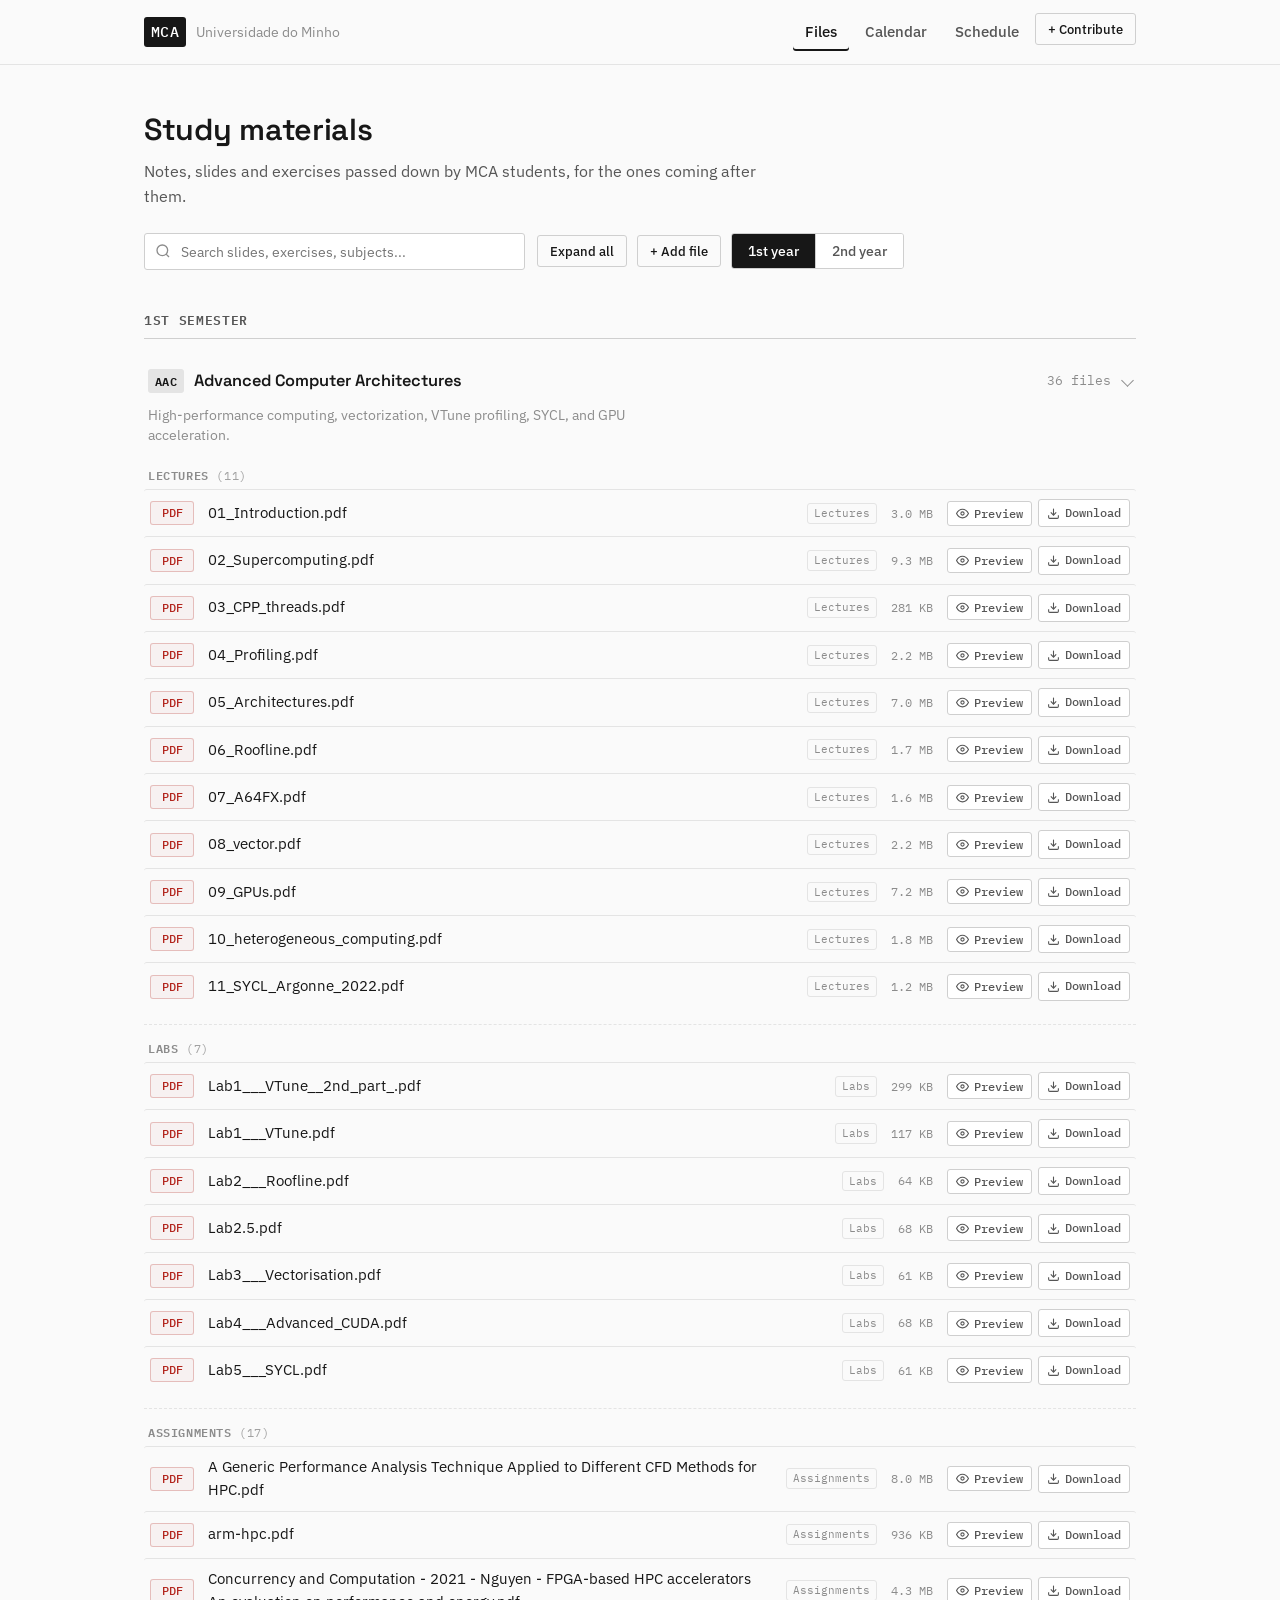
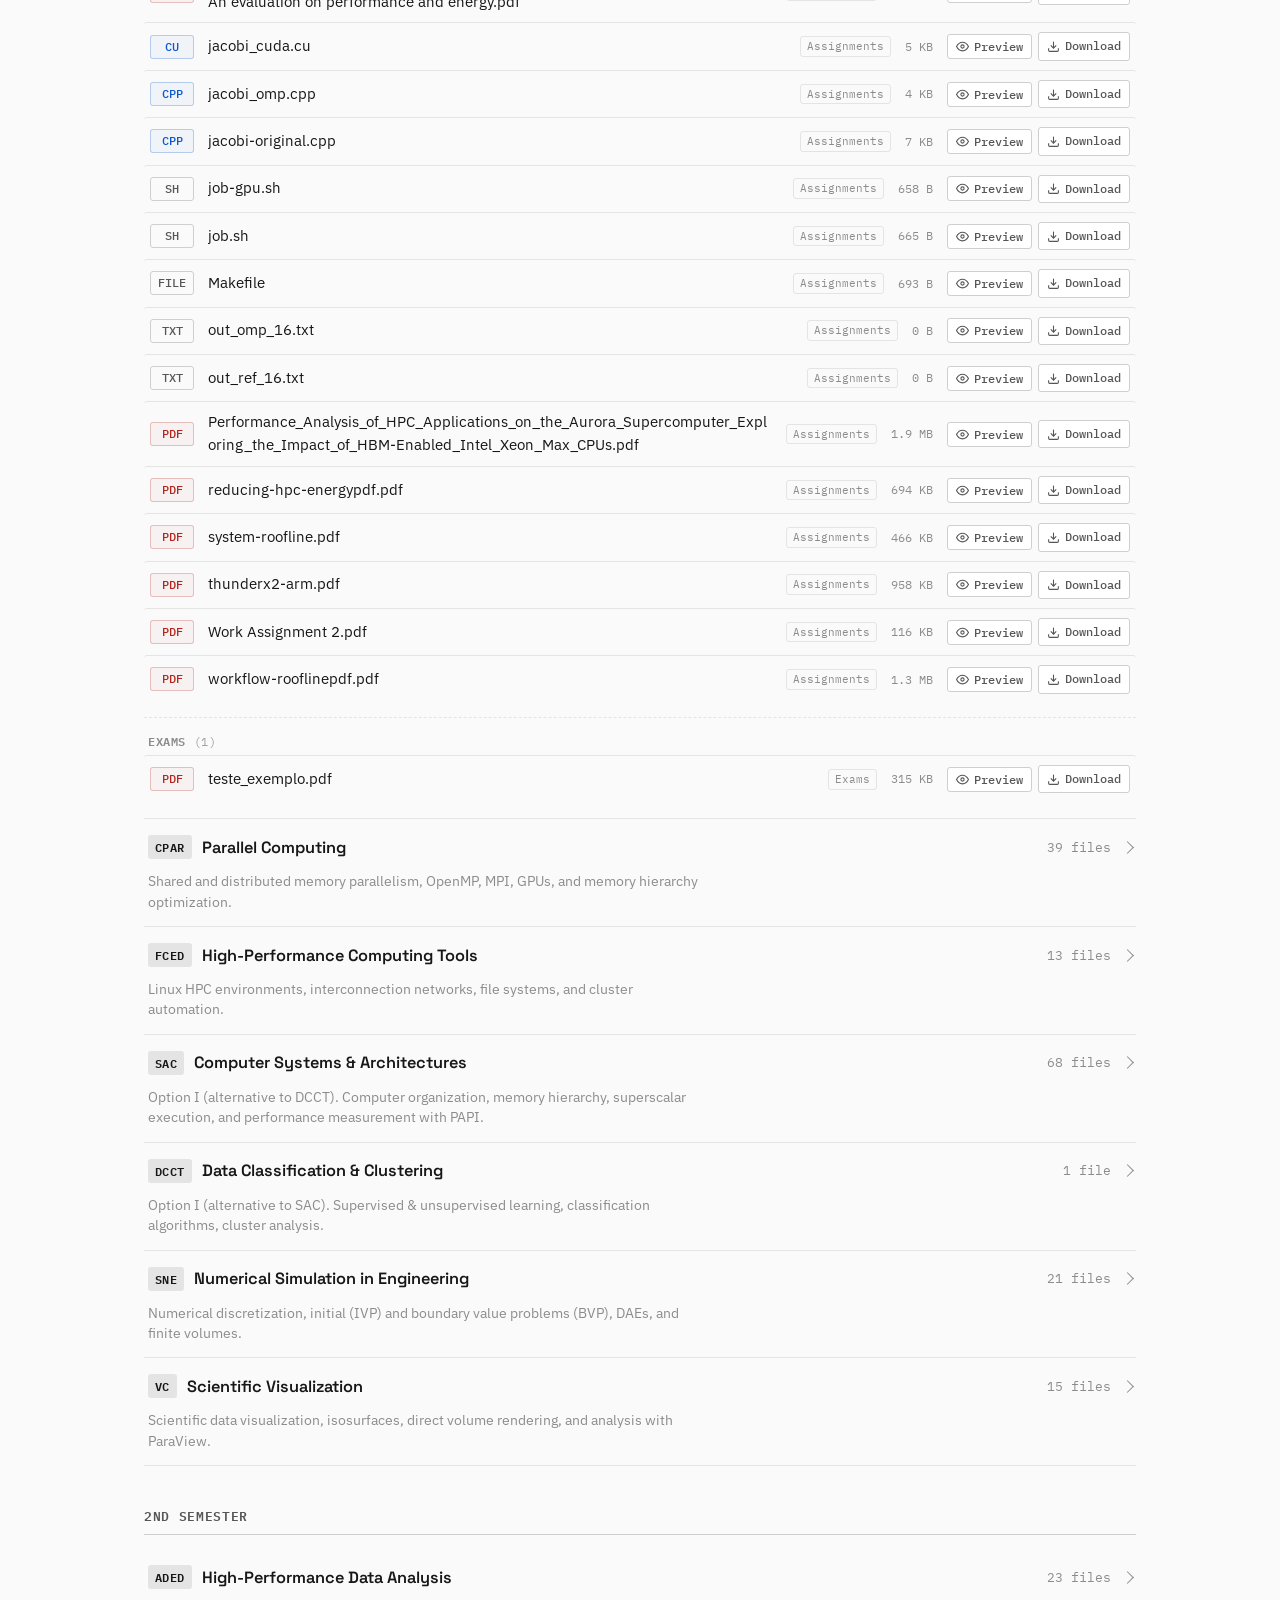
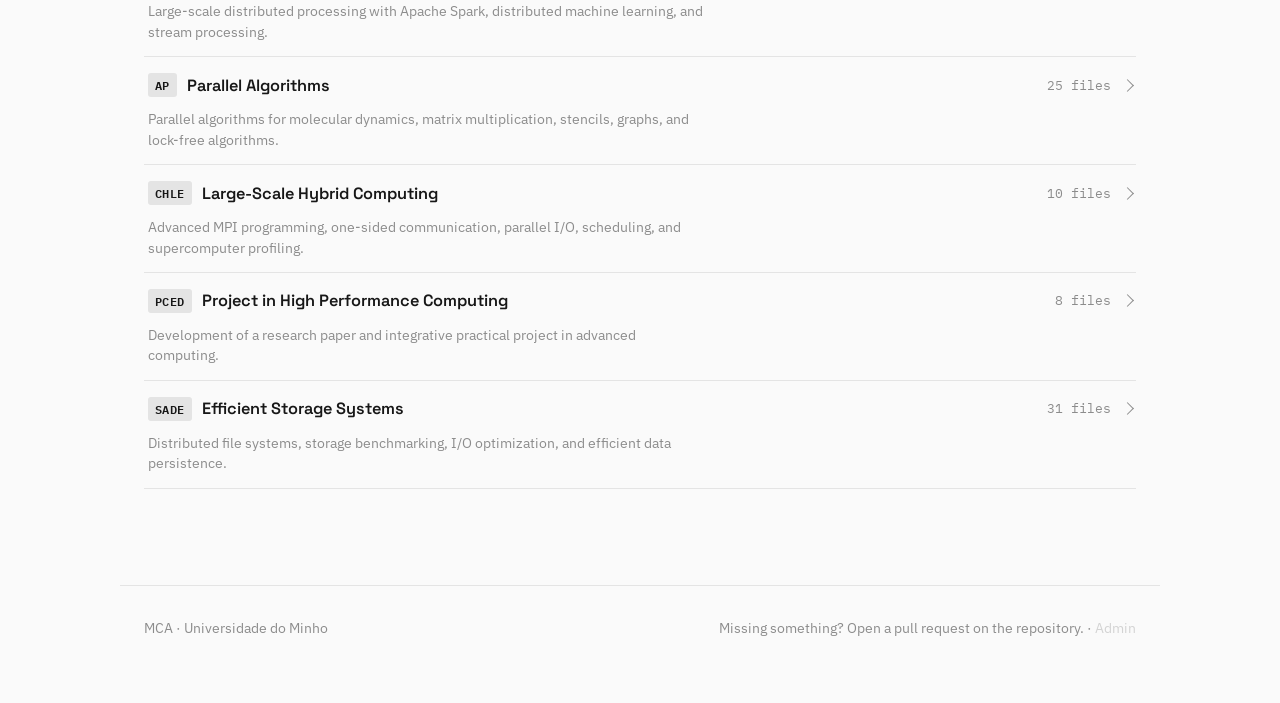
<file: index.html>
<!doctype html>
<html lang="en">
<head>
<meta charset="utf-8">
<meta name="viewport" content="width=device-width, initial-scale=1">
<title>Files · MCA</title>
<meta name="description" content="Shared study materials for the MCA programme at Universidade do Minho.">
<link rel="icon" type="image/svg+xml" href="assets/favicon.svg">
<link rel="stylesheet" href="assets/style.css">
</head>
<body>

<header class="topbar">
  <div class="topbar-inner">
    <a class="brand" href="index.html">
      <span class="brand-mark">MCA</span>
      <span class="brand-name">Universidade do Minho</span>
    </a>
    <nav aria-label="Primary">
      <ul class="nav-links">
        <li><a href="index.html">Files</a></li>
        <li><a href="calendar.html">Calendar</a></li>
        <li><a href="schedule.html">Schedule</a></li>
        <li><button type="button" class="btn btn-secondary btn-sm nav-contribute-btn" data-open-contribute="file">+ Contribute</button></li>
      </ul>
    </nav>
  </div>
</header>

<main>
  <div class="page-head">
    <div class="page-head-row">
      <div>
        <h1>Study materials</h1>
        <p>Notes, slides and exercises passed down by MCA students, for the ones coming after them.</p>
      </div>
    </div>

    <div class="files-controls">
      <div class="search-box">
        <svg class="search-icon" viewBox="0 0 24 24" width="16" height="16" fill="none" stroke="currentColor" stroke-width="2" aria-hidden="true">
          <circle cx="11" cy="11" r="8"></circle>
          <line x1="21" y1="21" x2="16.65" y2="16.65"></line>
        </svg>
        <input type="search" id="file-search-input" placeholder="Search slides, exercises, subjects..." aria-label="Search study materials">
        <button type="button" id="clear-search-btn" class="clear-search-btn" aria-label="Clear search" style="display:none;">✕</button>
      </div>
      <div class="controls-actions">
        <button type="button" class="btn btn-secondary btn-sm" id="toggle-all-btn">Expand all</button>
        <button type="button" class="btn btn-secondary btn-sm" data-open-contribute="file">+ Add file</button>
        <div class="year-switch" data-year-switch role="group" aria-label="Select year">
          <button type="button" data-year="1" aria-pressed="true">1st year</button>
          <button type="button" data-year="2" aria-pressed="false">2nd year</button>
        </div>
      </div>
    </div>
    <div id="search-status" class="search-status" style="display:none;"></div>
  </div>

  <div id="files-root"></div>
</main>

<footer class="site-footer">
  <span>MCA · Universidade do Minho</span>
  <span>Missing something? Open a pull request on the repository. · <a href="admin.html" style="color:inherit; text-decoration:none; opacity:0.35;" title="Admin Dashboard">Admin</a></span>
</footer>

<script src="assets/data/site-data.js"></script>
<script src="assets/main.js"></script>
</body>
</html>
</file>
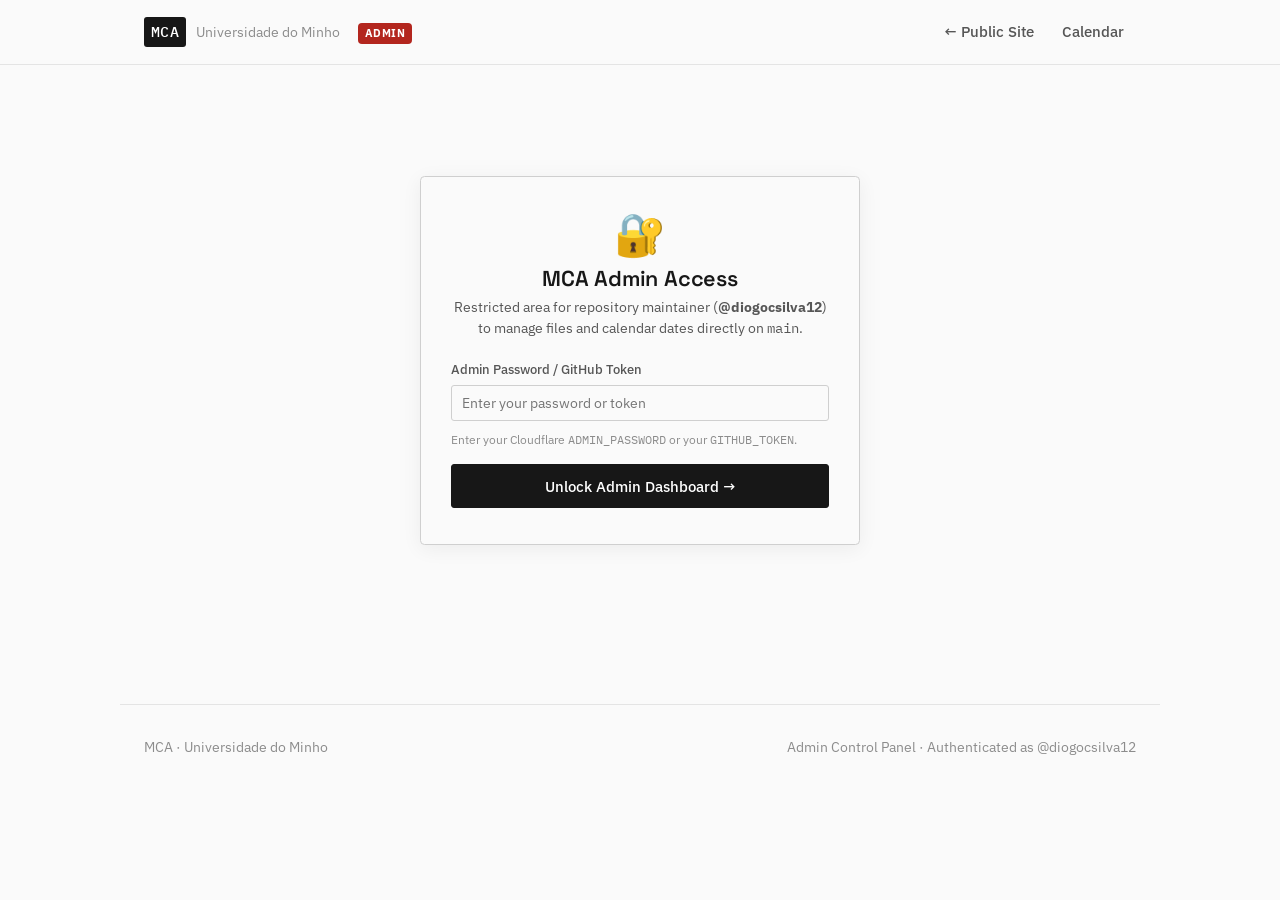
<file: admin.html>
<!doctype html>
<html lang="en">
<head>
<meta charset="utf-8">
<meta name="viewport" content="width=device-width, initial-scale=1">
<title>Admin Dashboard · MCA</title>
<meta name="robots" content="noindex, nofollow">
<link rel="icon" type="image/svg+xml" href="assets/favicon.svg">
<link rel="stylesheet" href="assets/style.css">
</head>
<body>

<header class="topbar">
  <div class="topbar-inner">
    <a class="brand" href="index.html">
      <span class="brand-mark">MCA</span>
      <span class="brand-name">Universidade do Minho</span>
      <span class="admin-badge">Admin</span>
    </a>
    <nav aria-label="Admin Navigation">
      <ul class="nav-links">
        <li><a href="index.html">← Public Site</a></li>
        <li><a href="calendar.html">Calendar</a></li>
        <li id="nav-logout-item" style="display:none;">
          <button type="button" id="btn-logout" class="btn btn-secondary btn-sm">Log Out</button>
        </li>
      </ul>
    </nav>
  </div>
</header>

<main>
  <!-- 1. Login View -->
  <div id="admin-login-view" class="admin-login-wrapper">
    <div class="admin-login-card">
      <div class="admin-login-icon">🔐</div>
      <h2>MCA Admin Access</h2>
      <p>Restricted area for repository maintainer (<strong>@diogocsilva12</strong>) to manage files and calendar dates directly on <code>main</code>.</p>

      <form id="admin-login-form">
        <div class="form-group" style="text-align:left; margin-bottom:14px;">
          <label for="admin-key-input">Admin Password / GitHub Token</label>
          <input type="password" id="admin-key-input" placeholder="Enter your password or token" required autocomplete="current-password">
          <div style="font-size:0.75rem; color:var(--ink-faint); margin-top:4px;">
            Enter your Cloudflare <code>ADMIN_PASSWORD</code> or your <code>GITHUB_TOKEN</code>.
          </div>
        </div>

        <div id="login-error-msg" style="display:none; color:#b3261e; font-size:0.82rem; margin-bottom:12px; font-weight:500;"></div>

        <button type="submit" id="btn-login-submit" class="btn btn-primary" style="width:100%; justify-content:center;">
          Unlock Admin Dashboard &rarr;
        </button>
      </form>
    </div>
  </div>

  <!-- 2. Dashboard View -->
  <div id="admin-app-view" class="admin-dashboard-container" style="display:none;">
    <div class="admin-header-row">
      <div>
        <h1 style="font-size:1.6rem; margin:0 0 4px;">Maintainer Control Panel</h1>
        <p style="margin:0; font-size:0.88rem; color:var(--ink-soft);">
          Direct management of files and calendar entries. All actions commit directly to <code>main</code>.
        </p>
      </div>
      <div class="admin-status-indicator">
        <span class="admin-status-dot"></span>
        <span>Worker Connected: <strong id="admin-worker-host">Cloudflare</strong></span>
      </div>
    </div>

    <!-- Navigation Tabs -->
    <div class="admin-tab-bar" role="tablist">
      <button type="button" class="admin-tab-btn active" id="tab-btn-files" data-tab="files">
        📁 File Manager (Upload &amp; Delete)
      </button>
      <button type="button" class="admin-tab-btn" id="tab-btn-calendar" data-tab="calendar">
        📅 Academic Calendar (Edit Dates)
      </button>
    </div>

    <!-- TAB 1: File Manager -->
    <div id="pane-files" class="admin-tab-pane">
      <div class="admin-card">
        <div class="admin-card-title">
          <span>Target Directory Selector</span>
        </div>
        <div class="form-row">
          <div class="form-group">
            <label for="admin-year">Curricular Year</label>
            <select id="admin-year">
              <option value="1-ano">1st Year</option>
              <option value="2-ano">2nd Year</option>
            </select>
          </div>
          <div class="form-group">
            <label for="admin-sem">Semester</label>
            <select id="admin-sem"></select>
          </div>
        </div>
        <div class="form-row">
          <div class="form-group">
            <label for="admin-uc">Course Unit</label>
            <select id="admin-uc"></select>
          </div>
          <div class="form-group">
            <label for="admin-cat">Material Category</label>
            <select id="admin-cat">
              <option value="teoricas">Lectures (teoricas)</option>
              <option value="praticas">Labs (praticas)</option>
              <option value="trabalho">Assignments (trabalho)</option>
              <option value="exames">Exams (exames)</option>
              <option value="books">Books &amp; References (books)</option>
            </select>
          </div>
        </div>

        <div class="target-folder-box" style="margin-bottom:0;">
          <span class="folder-label">Active repository directory:</span>
          <code id="admin-active-path">files/1-ano/1-semestre/aac/teoricas/</code>
        </div>
      </div>

      <!-- Upload Section -->
      <div class="admin-card">
        <div class="admin-card-title">
          <span>Upload Files or Folders (Direct to <code>main</code>)</span>
        </div>

        <div id="admin-dropzone" class="dropzone-area">
          <div class="dropzone-icon">
            <svg width="36" height="36" viewBox="0 0 24 24" fill="none" stroke="currentColor" stroke-width="1.75" stroke-linecap="round" stroke-linejoin="round">
              <path d="M21 15v4a2 2 0 0 1-2 2H5a2 2 0 0 1-2-2v-4"/>
              <polyline points="17 8 12 3 7 8"/>
              <line x1="12" y1="3" x2="12" y2="15"/>
            </svg>
          </div>
          <div class="dropzone-title">Drag &amp; drop files/folders here, or <span class="dropzone-browse">browse from computer</span></div>
          <div class="dropzone-hint">Supports single/multiple files, folders, code, notebooks, and PDFs</div>
          <input type="file" id="admin-file-picker" multiple style="display:none;">
        </div>

        <!-- Staged files -->
        <div id="admin-staged-box" class="staged-files-container" style="display:none;">
          <div class="staged-files-header">
            <span id="admin-staged-count">0 files selected</span>
            <button type="button" id="admin-clear-staged" class="staged-file-remove" style="font-size:0.75rem; text-decoration:underline;">Clear all</button>
          </div>
          <div id="admin-staged-list" class="staged-files-list"></div>
        </div>

        <div style="display:flex; justify-content:flex-end; gap:10px; margin-top:14px;">
          <button type="button" id="btn-admin-upload" class="btn btn-primary" disabled>
            🚀 Commit &amp; Upload to Main
          </button>
        </div>
        <div id="admin-upload-status" style="display:none; font-family:var(--font-mono); font-size:0.82rem; margin-top:10px; color:var(--ink-soft);"></div>
      </div>

      <!-- Existing Files List -->
      <div class="admin-card">
        <div class="admin-card-title">
          <span>Files in this Category on <code>main</code></span>
          <span id="admin-file-count-badge" class="badge" style="font-size:0.75rem;">0 files</span>
        </div>
        <div id="admin-files-list" class="admin-files-table">
          <div style="padding:14px; text-align:center; color:var(--ink-faint); font-size:0.86rem;">
            No files found in this category.
          </div>
        </div>
      </div>
    </div>

    <!-- TAB 2: Calendar Manager -->
    <div id="pane-calendar" class="admin-tab-pane" style="display:none;">
      <!-- Add Event Card -->
      <div class="admin-card">
        <div class="admin-card-title">
          <span>➕ Add New Academic Calendar Event</span>
        </div>
        <div class="form-row">
          <div class="form-group">
            <label for="new-event-date">Date *</label>
            <input type="date" id="new-event-date" required>
          </div>
          <div class="form-group">
            <label for="new-event-type">Event Type</label>
            <select id="new-event-type">
              <option value="exams">Exam / Test</option>
              <option value="presentation">Presentation / Defense</option>
              <option value="deadline">Assignment Deadline</option>
              <option value="semester">Semester Milestone</option>
            </select>
          </div>
        </div>
        <div class="form-group">
          <label for="new-event-label">Event Description / Course *</label>
          <input type="text" id="new-event-label" placeholder="e.g. CPAR Normal Exam or AAC Project Presentation">
        </div>
        <div style="display:flex; justify-content:flex-end;">
          <button type="button" id="btn-add-event-row" class="btn btn-secondary">
            ➕ Add to Calendar List
          </button>
        </div>
      </div>

      <!-- Calendar Table Card -->
      <div class="admin-card">
        <div class="admin-card-title">
          <span>Active Events in <code>calendar.dates</code></span>
          <span id="admin-event-count" class="badge" style="font-size:0.75rem;">0 events</span>
        </div>
        <p style="font-size:0.82rem; color:var(--ink-soft); margin:0 0 14px;">
          You can edit dates, labels, and types directly below. When finished, click <strong>"Save &amp; Commit to Main"</strong>.
        </p>

        <div style="overflow-x:auto;">
          <table class="admin-calendar-table">
            <thead>
              <tr>
                <th style="width:160px;">Date (YYYY-MM-DD)</th>
                <th>Event Description / Label</th>
                <th style="width:160px;">Type Tag</th>
                <th style="width:70px; text-align:center;">Action</th>
              </tr>
            </thead>
            <tbody id="admin-calendar-tbody"></tbody>
          </table>
        </div>

        <div style="display:flex; justify-content:space-between; align-items:center; margin-top:20px; flex-wrap:wrap; gap:12px;">
          <span id="calendar-save-status" style="font-family:var(--font-mono); font-size:0.82rem; color:var(--ink-soft);"></span>
          <button type="button" id="btn-save-calendar-main" class="btn btn-primary">
            💾 Save All Calendar Changes to Main 🚀
          </button>
        </div>
      </div>
    </div>
  </div>
</main>

<footer class="site-footer">
  <span>MCA · Universidade do Minho</span>
  <span>Admin Control Panel · Authenticated as @diogocsilva12</span>
</footer>

<!-- Toast notification element -->
<div id="admin-toast" class="admin-toast" style="display:none;"></div>

<script src="assets/data/site-data.js"></script>
<script>
// ---------------------------------------------------------------------
// Admin Dashboard Controller
// ---------------------------------------------------------------------

const UC_MAPPING = {
  "1-ano": {
    "1-semestre": [
      { code: "aac", name: "AAC — Advanced Computer Architectures" },
      { code: "cpar", name: "CPAR — Parallel Computing" },
      { code: "fced", name: "FCED — High-Performance Computing Tools" },
      { code: "sac", name: "SAC — Computer Systems & Architectures (Option I)" },
      { code: "dcct", name: "DCCT — Data Classification & Clustering (Option I)" },
      { code: "sne", name: "SNE — Numerical Simulation in Engineering" },
      { code: "vc", name: "VC — Scientific Visualization" },
    ],
    "2-semestre": [
      { code: "aded", name: "ADED — High-Performance Data Analysis" },
      { code: "ap", name: "AP — Parallel Algorithms" },
      { code: "chle", name: "CHLE — Large-Scale Hybrid Computing" },
      { code: "pced", name: "PCED — Project in High Performance Computing" },
      { code: "sade", name: "SADE — Efficient Storage Systems" },
    ],
  },
  "2-ano": {
    "1-semestre": [
      { code: "nic", name: "NIC — Nature Inspired Computation (Option II/III)" },
      { code: "ds", name: "DS — Data Security (Option II/III)" },
      { code: "ccas", name: "CCAS — Cloud Computing Applications & Services (Option II/III)" },
      { code: "hphci", name: "HPHCI — High Performance Hybrid Computing Infrastructures (Option II/III)" },
      { code: "odac", name: "ODAC — Orchestration of Distributed Advanced Computing (Option II/III)" },
      { code: "bsb", name: "BSB — Bioinformatics & Systems Biology (Option IV)" },
      { code: "cr", name: "CR — Computational Rheology (Option IV)" },
      { code: "dml", name: "DML — Data and Machine Learning (Option IV)" },
      { code: "diss", name: "DISS — Dissertation / Project / Internship (Part I)" },
    ],
    "2-semestre": [
      { code: "diss", name: "DISS — Dissertation / Project / Internship (Part II)" },
    ],
  },
};

const CATEGORY_MAP = {
  teoricas: "Lectures",
  praticas: "Labs",
  trabalho: "Assignments",
  exames: "Exams",
  books: "Books & References",
};

let currentAdminKey = sessionStorage.getItem("mca_admin_key") || "";
let calendarDates = [];
let adminStagedFiles = [];

function getApiUrl() {
  const cfg = (window.SITE_DATA && window.SITE_DATA.config) || {};
  return (cfg.submissionApiUrl || "").replace(/\/+$/, "");
}

function showToast(msg, duration = 3500) {
  const toast = document.getElementById("admin-toast");
  toast.textContent = msg;
  toast.style.display = "flex";
  setTimeout(() => {
    toast.style.display = "none";
  }, duration);
}

function formatSize(bytes) {
  if (bytes < 1024) return bytes + " B";
  if (bytes < 1024 * 1024) return (bytes / 1024).toFixed(0) + " KB";
  return (bytes / (1024 * 1024)).toFixed(1) + " MB";
}

function readFileAsBase64(file) {
  return new Promise((resolve, reject) => {
    const reader = new FileReader();
    reader.onload = () => {
      const res = reader.result;
      resolve(typeof res === "string" ? res.split(",")[1] : "");
    };
    reader.onerror = reject;
    reader.readAsDataURL(file);
  });
}

// ---------------------------------------------------------------------
// Auth & Verification
// ---------------------------------------------------------------------

async function verifyKey(key) {
  const apiUrl = getApiUrl();
  if (!apiUrl) throw new Error("Worker URL is not configured in site-data.js.");

  const res = await fetch(`${apiUrl}/admin/verify`, {
    method: "POST",
    headers: {
      "Content-Type": "application/json",
      "Authorization": `Bearer ${key}`,
    },
  });

  const data = await res.json().catch(() => ({}));
  if (!res.ok || !data.success) {
    throw new Error(data.error || `HTTP ${res.status}: Unauthorized`);
  }
  return true;
}

const loginView = document.getElementById("admin-login-view");
const appView = document.getElementById("admin-app-view");
const navLogoutItem = document.getElementById("nav-logout-item");
const loginForm = document.getElementById("admin-login-form");
const keyInput = document.getElementById("admin-key-input");
const loginErrorMsg = document.getElementById("login-error-msg");

async function checkAuthOnLoad() {
  if (currentAdminKey) {
    try {
      await verifyKey(currentAdminKey);
      initDashboard();
      return;
    } catch (e) {
      sessionStorage.removeItem("mca_admin_key");
      currentAdminKey = "";
    }
  }
  loginView.style.display = "flex";
  appView.style.display = "none";
  navLogoutItem.style.display = "none";
}

loginForm.addEventListener("submit", async (e) => {
  e.preventDefault();
  const key = keyInput.value.trim();
  if (!key) return;

  loginErrorMsg.style.display = "none";
  const btn = document.getElementById("btn-login-submit");
  btn.disabled = true;
  btn.textContent = "Verifying...";

  try {
    await verifyKey(key);
    currentAdminKey = key;
    sessionStorage.setItem("mca_admin_key", key);
    initDashboard();
  } catch (err) {
    loginErrorMsg.textContent = err.message || "Invalid admin password or token.";
    loginErrorMsg.style.display = "block";
  } finally {
    btn.disabled = false;
    btn.textContent = "Unlock Admin Dashboard →";
  }
});

document.getElementById("btn-logout").addEventListener("click", () => {
  sessionStorage.removeItem("mca_admin_key");
  currentAdminKey = "";
  location.reload();
});

// ---------------------------------------------------------------------
// Dashboard Initialization
// ---------------------------------------------------------------------

function initDashboard() {
  loginView.style.display = "none";
  appView.style.display = "block";
  navLogoutItem.style.display = "block";

  const apiUrl = getApiUrl();
  try {
    const u = new URL(apiUrl);
    document.getElementById("admin-worker-host").textContent = u.hostname;
  } catch (e) {
    document.getElementById("admin-worker-host").textContent = apiUrl || "Local";
  }

  initTabSwitching();
  initFileControls();
  initCalendarControls();
}

// ---------------------------------------------------------------------
// Tabs
// ---------------------------------------------------------------------

function initTabSwitching() {
  const tabBtnFiles = document.getElementById("tab-btn-files");
  const tabBtnCalendar = document.getElementById("tab-btn-calendar");
  const paneFiles = document.getElementById("pane-files");
  const paneCalendar = document.getElementById("pane-calendar");

  tabBtnFiles.addEventListener("click", () => {
    tabBtnFiles.classList.add("active");
    tabBtnCalendar.classList.remove("active");
    paneFiles.style.display = "block";
    paneCalendar.style.display = "none";
  });

  tabBtnCalendar.addEventListener("click", () => {
    tabBtnCalendar.classList.add("active");
    tabBtnFiles.classList.remove("active");
    paneFiles.style.display = "none";
    paneCalendar.style.display = "block";
  });
}

// ---------------------------------------------------------------------
// File Manager Controls
// ---------------------------------------------------------------------

const yearSelect = document.getElementById("admin-year");
const semSelect = document.getElementById("admin-sem");
const ucSelect = document.getElementById("admin-uc");
const catSelect = document.getElementById("admin-cat");
const pathEl = document.getElementById("admin-active-path");
const filesListEl = document.getElementById("admin-files-list");
const fileCountBadge = document.getElementById("admin-file-count-badge");

function initFileControls() {
  yearSelect.addEventListener("change", updateSemOptions);
  semSelect.addEventListener("change", updateUcOptions);
  ucSelect.addEventListener("change", refreshActiveCategory);
  catSelect.addEventListener("change", refreshActiveCategory);

  updateSemOptions();
  initDropzone();
}

function updateSemOptions() {
  const y = yearSelect.value;
  if (y === "2-ano") {
    semSelect.innerHTML = `
      <option value="1-semestre">1st Sem (Options &amp; Specialization)</option>
      <option value="2-semestre">2nd Sem (Dissertation Defense)</option>
    `;
  } else {
    semSelect.innerHTML = `
      <option value="1-semestre">1st Semester</option>
      <option value="2-semestre">2nd Semester</option>
    `;
  }
  updateUcOptions();
}

function updateUcOptions() {
  const y = yearSelect.value;
  const s = semSelect.value;
  const list = (UC_MAPPING[y] && UC_MAPPING[y][s]) || [];
  ucSelect.innerHTML = list.map((u) => `<option value="${u.code}">${u.name}</option>`).join("");
  refreshActiveCategory();
}

function refreshActiveCategory() {
  const y = yearSelect.value;
  const s = semSelect.value;
  const uc = ucSelect.value || "aac";
  const cat = catSelect.value || "teoricas";
  const activePath = `files/${y}/${s}/${uc}/${cat}/`;
  pathEl.textContent = activePath;

  renderExistingFiles(y, s, uc, cat);
}

function renderExistingFiles(year, sem, ucCode, catKey) {
  filesListEl.innerHTML = "";
  const yearNum = year === "2-ano" ? 2 : 1;
  const yearsData = (window.SITE_DATA && window.SITE_DATA.files && window.SITE_DATA.files.years) || {};
  const sems = yearsData[yearNum] || [];

  // Find semester
  const semIndex = sem === "2-semestre" ? 1 : 0;
  const semObj = sems[semIndex];
  if (!semObj) {
    filesListEl.innerHTML = `<div style="padding:14px; text-align:center; color:var(--ink-faint); font-size:0.86rem;">No data for semester.</div>`;
    fileCountBadge.textContent = "0 files";
    return;
  }

  const subject = semObj.subjects.find((s) => s.code.toLowerCase() === ucCode.toLowerCase());
  if (!subject || !subject.files || !subject.files.length) {
    filesListEl.innerHTML = `<div style="padding:14px; text-align:center; color:var(--ink-faint); font-size:0.86rem;">No files found in this category.</div>`;
    fileCountBadge.textContent = "0 files";
    return;
  }

  const expectedCatName = CATEGORY_MAP[catKey] || "Lectures";
  const matchingFiles = subject.files.filter((f) => {
    return f.category && f.category.toLowerCase().includes(expectedCatName.toLowerCase());
  });

  fileCountBadge.textContent = `${matchingFiles.length} file${matchingFiles.length === 1 ? "" : "s"}`;

  if (!matchingFiles.length) {
    filesListEl.innerHTML = `<div style="padding:14px; text-align:center; color:var(--ink-faint); font-size:0.86rem;">No files currently in this category. Drop files above to add.</div>`;
    return;
  }

  matchingFiles.forEach((file) => {
    const row = document.createElement("div");
    row.className = "admin-file-row";
    row.innerHTML = `
      <div class="admin-file-info">
        <span style="font-size:1.1rem;">📄</span>
        <span class="admin-file-name" title="${file.name}">${file.name}</span>
        <span class="admin-file-badge">${file.size || ""}</span>
        <span class="admin-file-badge">${file.type || ""}</span>
      </div>
      <div style="display:flex; gap:8px; align-items:center;">
        <a href="${file.url}" target="_blank" rel="noopener" class="btn btn-secondary btn-sm" style="padding:3px 8px; font-size:0.75rem;">View</a>
        <button type="button" class="admin-btn-delete" data-path="${file.url}">🗑️ Delete</button>
      </div>
    `;

    row.querySelector(".admin-btn-delete").addEventListener("click", () => {
      deleteFileFromMain(file.url, file.name);
    });

    filesListEl.appendChild(row);
  });
}

async function deleteFileFromMain(filePath, fileName) {
  if (!confirm(`Are you sure you want to permanently delete "${fileName}" from the main branch?\n\nPath: ${filePath}`)) {
    return;
  }

  const apiUrl = getApiUrl();
  showToast(`Deleting ${fileName} from main...`, 10000);

  try {
    const res = await fetch(`${apiUrl}/admin/delete-file`, {
      method: "POST",
      headers: {
        "Content-Type": "application/json",
        "Authorization": `Bearer ${currentAdminKey}`,
      },
      body: JSON.stringify({ path: filePath }),
    });

    const data = await res.json().catch(() => ({}));
    if (!res.ok || !data.success) {
      throw new Error(data.error || `HTTP ${res.status}`);
    }

    showToast(`✅ Successfully deleted ${fileName} from main!`);
    
    // Remove from local SITE_DATA memory and re-render
    removeFileFromLocalData(filePath);
    refreshActiveCategory();
  } catch (err) {
    alert(`Error deleting file: ${err.message}`);
    showToast("❌ Deletion failed.", 3000);
  }
}

function removeFileFromLocalData(filePath) {
  try {
    for (const y in window.SITE_DATA.files.years) {
      for (const sem of window.SITE_DATA.files.years[y]) {
        for (const subj of sem.subjects) {
          subj.files = subj.files.filter((f) => f.url !== filePath);
        }
      }
    }
  } catch (e) {}
}

// ---------------------------------------------------------------------
// Dropzone & Direct Upload to Main
// ---------------------------------------------------------------------

function initDropzone() {
  const dropzone = document.getElementById("admin-dropzone");
  const filePicker = document.getElementById("admin-file-picker");
  const stagedBox = document.getElementById("admin-staged-box");
  const stagedCount = document.getElementById("admin-staged-count");
  const stagedList = document.getElementById("admin-staged-list");
  const btnClear = document.getElementById("admin-clear-staged");
  const btnUpload = document.getElementById("btn-admin-upload");
  const uploadStatus = document.getElementById("admin-upload-status");

  function updateStagedUI() {
    if (!adminStagedFiles.length) {
      stagedBox.style.display = "none";
      btnUpload.disabled = true;
      return;
    }
    stagedBox.style.display = "block";
    btnUpload.disabled = false;
    stagedCount.textContent = `${adminStagedFiles.length} file${adminStagedFiles.length > 1 ? "s" : ""} selected`;
    stagedList.innerHTML = "";

    adminStagedFiles.forEach((f, idx) => {
      const item = document.createElement("div");
      item.className = "staged-file-item";
      item.innerHTML = `
        <span class="staged-file-name">${f.name}</span>
        <span class="staged-file-size">${formatSize(f.size)}</span>
        <button type="button" class="staged-file-remove" data-idx="${idx}">✕</button>
      `;
      item.querySelector(".staged-file-remove").addEventListener("click", () => {
        adminStagedFiles.splice(idx, 1);
        updateStagedUI();
      });
      stagedList.appendChild(item);
    });
  }

  function addFiles(files) {
    for (let i = 0; i < files.length; i++) {
      const f = files[i];
      if (!adminStagedFiles.some((ex) => ex.name === f.name && ex.size === f.size)) {
        adminStagedFiles.push(f);
      }
    }
    updateStagedUI();
  }

  dropzone.addEventListener("click", () => filePicker.click());
  filePicker.addEventListener("change", (e) => {
    if (e.target.files) addFiles(e.target.files);
    filePicker.value = "";
  });

  dropzone.addEventListener("dragover", (e) => {
    e.preventDefault();
    dropzone.classList.add("drag-active");
  });
  dropzone.addEventListener("dragleave", () => {
    dropzone.classList.remove("drag-active");
  });
  dropzone.addEventListener("drop", (e) => {
    e.preventDefault();
    dropzone.classList.remove("drag-active");
    if (e.dataTransfer && e.dataTransfer.files) {
      addFiles(e.dataTransfer.files);
    }
  });

  btnClear.addEventListener("click", () => {
    adminStagedFiles = [];
    updateStagedUI();
  });

  btnUpload.addEventListener("click", async () => {
    if (!adminStagedFiles.length) return;

    btnUpload.disabled = true;
    uploadStatus.style.display = "block";
    uploadStatus.textContent = "Reading files and encoding...";

    try {
      const filePayloads = [];
      for (let i = 0; i < adminStagedFiles.length; i++) {
        const file = adminStagedFiles[i];
        uploadStatus.textContent = `Encoding (${i + 1}/${adminStagedFiles.length}): ${file.name}...`;
        const base64 = await readFileAsBase64(file);
        filePayloads.push({ name: file.name, content: base64 });
      }

      uploadStatus.textContent = "Committing directly to main branch...";

      const apiUrl = getApiUrl();
      const res = await fetch(`${apiUrl}/admin/upload-files`, {
        method: "POST",
        headers: {
          "Content-Type": "application/json",
          "Authorization": `Bearer ${currentAdminKey}`,
        },
        body: JSON.stringify({
          year: yearSelect.value,
          semester: semSelect.value,
          course: ucSelect.value,
          category: catSelect.value,
          files: filePayloads,
        }),
      });

      const data = await res.json().catch(() => ({}));
      if (!res.ok || !data.success) {
        throw new Error(data.error || `HTTP ${res.status}`);
      }

      showToast(`🎉 Successfully uploaded ${data.files.length} file(s) to main!`);
      uploadStatus.textContent = `✅ Committed to main (${data.commit_sha.substring(0, 7)}). Auto-sync action will update metadata.`;

      // Clear staged files
      adminStagedFiles = [];
      updateStagedUI();
    } catch (err) {
      alert(`Upload error: ${err.message}`);
      uploadStatus.textContent = `❌ Upload failed: ${err.message}`;
    } finally {
      btnUpload.disabled = false;
    }
  });
}

// ---------------------------------------------------------------------
// Calendar Manager
// ---------------------------------------------------------------------

function initCalendarControls() {
  calendarDates = (window.SITE_DATA && window.SITE_DATA.calendar && window.SITE_DATA.calendar.dates) || [];
  renderCalendarTable();

  document.getElementById("btn-add-event-row").addEventListener("click", () => {
    const dInput = document.getElementById("new-event-date");
    const lInput = document.getElementById("new-event-label");
    const tInput = document.getElementById("new-event-type");

    const dateVal = dInput.value.trim();
    const labelVal = lInput.value.trim();
    const typeVal = tInput.value;

    if (!dateVal || !labelVal) {
      alert("Please fill in both the Date and Event Description.");
      return;
    }

    calendarDates.push({
      date: dateVal,
      label: labelVal,
      tag: typeVal,
    });
    calendarDates.sort((a, b) => (a.date < b.date ? -1 : 1));

    dInput.value = "";
    lInput.value = "";

    renderCalendarTable();
    showToast("Event added to list. Click 'Save' to commit to main.");
  });

  document.getElementById("btn-save-calendar-main").addEventListener("click", saveCalendarToMain);
}

function renderCalendarTable() {
  const tbody = document.getElementById("admin-calendar-tbody");
  const countBadge = document.getElementById("admin-event-count");
  tbody.innerHTML = "";
  countBadge.textContent = `${calendarDates.length} events`;

  calendarDates.forEach((evt, idx) => {
    const tr = document.createElement("tr");
    tr.innerHTML = `
      <td>
        <input type="date" class="admin-calendar-input row-date" value="${evt.date}">
      </td>
      <td>
        <input type="text" class="admin-calendar-input row-label" value="${evt.label}">
      </td>
      <td>
        <select class="admin-calendar-input row-tag">
          <option value="exams" ${evt.tag === "exams" ? "selected" : ""}>Exams / Tests</option>
          <option value="presentation" ${evt.tag === "presentation" ? "selected" : ""}>Presentation</option>
          <option value="deadline" ${evt.tag === "deadline" ? "selected" : ""}>Deadline</option>
          <option value="semester" ${evt.tag === "semester" ? "selected" : ""}>Semester</option>
        </select>
      </td>
      <td style="text-align:center;">
        <button type="button" class="staged-file-remove row-delete" style="font-size:1rem;" title="Delete event">🗑️</button>
      </td>
    `;

    tr.querySelector(".row-date").addEventListener("change", (e) => {
      evt.date = e.target.value;
    });
    tr.querySelector(".row-label").addEventListener("input", (e) => {
      evt.label = e.target.value;
    });
    tr.querySelector(".row-tag").addEventListener("change", (e) => {
      evt.tag = e.target.value;
    });
    tr.querySelector(".row-delete").addEventListener("click", () => {
      calendarDates.splice(idx, 1);
      renderCalendarTable();
    });

    tbody.appendChild(tr);
  });
}

async function saveCalendarToMain() {
  const btn = document.getElementById("btn-save-calendar-main");
  const statusEl = document.getElementById("calendar-save-status");

  btn.disabled = true;
  statusEl.textContent = "Committing updated calendar to main...";

  try {
    const apiUrl = getApiUrl();
    const res = await fetch(`${apiUrl}/admin/save-calendar`, {
      method: "POST",
      headers: {
        "Content-Type": "application/json",
        "Authorization": `Bearer ${currentAdminKey}`,
      },
      body: JSON.stringify({ dates: calendarDates }),
    });

    const data = await res.json().catch(() => ({}));
    if (!res.ok || !data.success) {
      throw new Error(data.error || `HTTP ${res.status}`);
    }

    showToast(`✅ Successfully saved ${data.count} calendar dates directly to main!`);
    statusEl.textContent = `✅ Saved to main!`;
  } catch (err) {
    alert(`Error saving calendar: ${err.message}`);
    statusEl.textContent = `❌ Save failed: ${err.message}`;
  } finally {
    btn.disabled = false;
  }
}

// ---------------------------------------------------------------------
// Boot
// ---------------------------------------------------------------------
document.addEventListener("DOMContentLoaded", checkAuthOnLoad);
</script>
</body>
</html>
</file>
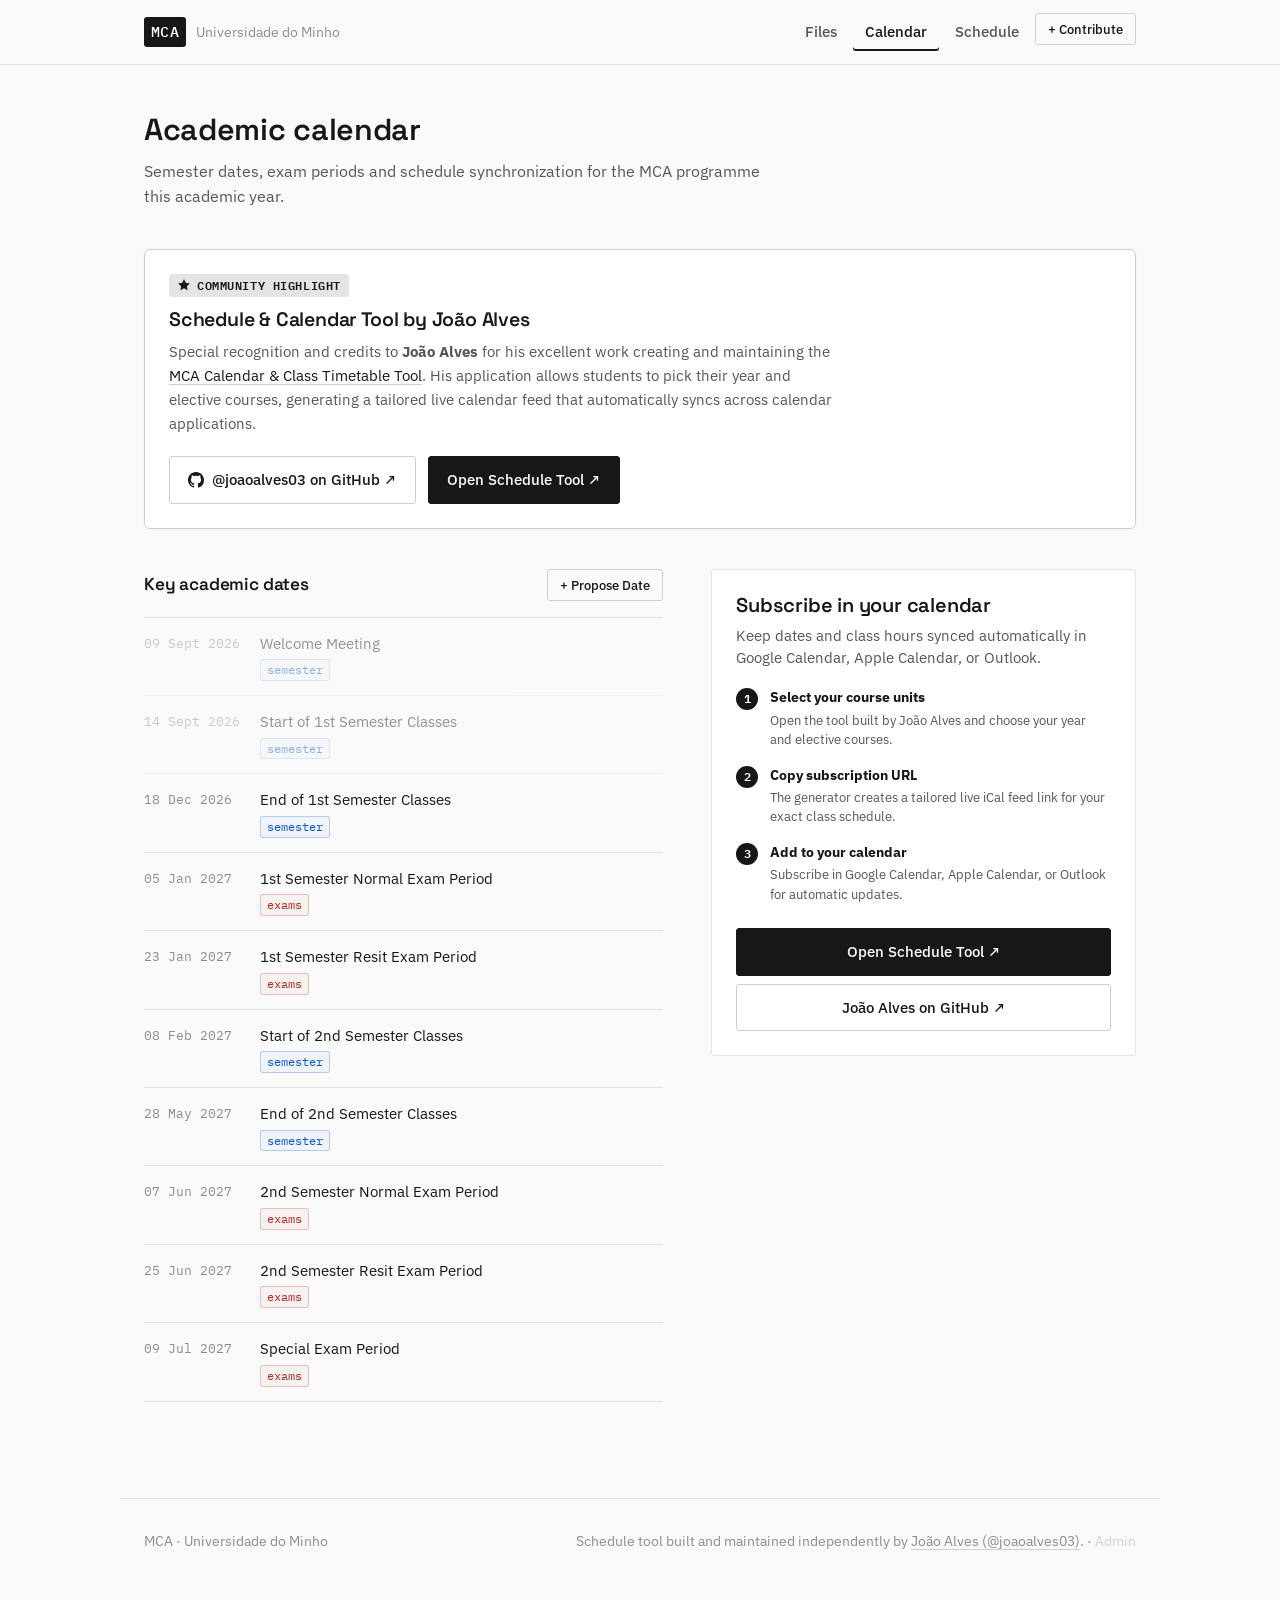
<file: calendar.html>
<!doctype html>
<html lang="en">
<head>
<meta charset="utf-8">
<meta name="viewport" content="width=device-width, initial-scale=1">
<title>Calendar · MCA</title>
<meta name="description" content="Key academic dates and schedule subscription for the MCA programme at Universidade do Minho.">
<link rel="icon" type="image/svg+xml" href="assets/favicon.svg">
<link rel="stylesheet" href="assets/style.css">
</head>
<body>

<header class="topbar">
  <div class="topbar-inner">
    <a class="brand" href="index.html">
      <span class="brand-mark">MCA</span>
      <span class="brand-name">Universidade do Minho</span>
    </a>
    <nav aria-label="Primary">
      <ul class="nav-links">
        <li><a href="index.html">Files</a></li>
        <li><a href="calendar.html">Calendar</a></li>
        <li><a href="schedule.html">Schedule</a></li>
        <li><button type="button" class="btn btn-secondary btn-sm nav-contribute-btn" data-open-contribute="date">+ Contribute</button></li>
      </ul>
    </nav>
  </div>
</header>

<main>
  <div class="page-head">
    <h1>Academic calendar</h1>
    <p>Semester dates, exam periods and schedule synchronization for the MCA programme this academic year.</p>
  </div>

  <section class="credit-banner" aria-label="Credits and Tools">
    <div class="credit-badge">
      <svg width="14" height="14" viewBox="0 0 24 24" fill="currentColor" aria-hidden="true">
        <path d="M12 2l3.09 6.26L22 9.27l-5 4.87 1.18 6.88L12 17.77l-6.18 3.25L7 14.14 2 9.27l6.91-1.01L12 2z"/>
      </svg>
      <span>Community Highlight</span>
    </div>
    <div class="credit-body">
      <div class="credit-text">
        <h2>Schedule &amp; Calendar Tool by João Alves</h2>
        <p>
          Special recognition and credits to <strong>João Alves</strong> for his excellent work creating and maintaining the 
          <a href="https://mca.jalves.dev/calendar" target="_blank" rel="noopener">MCA Calendar &amp; Class Timetable Tool</a>. 
          His application allows students to pick their year and elective courses, generating a tailored live calendar feed that automatically syncs across calendar applications.
        </p>
      </div>
      <div class="credit-actions">
        <a class="btn btn-secondary github-btn" href="https://github.com/joaoalves03" target="_blank" rel="noopener">
          <svg class="github-icon" viewBox="0 0 24 24" width="16" height="16" fill="currentColor" aria-hidden="true">
            <path d="M12 0C5.37 0 0 5.37 0 12c0 5.31 3.435 9.795 8.205 11.385.6.105.825-.255.825-.57 0-.285-.015-1.23-.015-2.235-3.015.555-3.795-.735-4.035-1.41-.135-.345-.72-1.41-1.23-1.695-.42-.225-1.02-.78-.015-.795.945-.015 1.62.87 1.845 1.23 1.08 1.815 2.805 1.305 3.495.99.105-.78.42-1.305.765-1.605-2.67-.3-5.46-1.335-5.46-5.925 0-1.305.465-2.385 1.23-3.225-.12-.3-.54-1.53.12-3.18 0 0 1.005-.315 3.3 1.23.96-.27 1.98-.405 3-.405s2.04.135 3 .405c2.295-1.56 3.3-1.23 3.3-1.23.66 1.65.24 2.88.12 3.18.765.84 1.23 1.905 1.23 3.225 0 4.605-2.805 5.625-5.475 5.925.435.375.81 1.095.81 2.22 0 1.605-.015 2.895-.015 3.3 0 .315.225.69.825.57A12.02 12.02 0 0024 12c0-6.63-5.37-12-12-12z"/>
          </svg>
          <span>@joaoalves03 on GitHub ↗</span>
        </a>
        <a class="btn btn-primary" href="schedule.html">
          <span>Open Schedule Tool ↗</span>
        </a>
      </div>
    </div>
  </section>

  <div class="layout-split">
    <div>
      <div style="display:flex; justify-content:space-between; align-items:center; margin-bottom:16px;">
        <h2 class="section-subtitle" style="margin-bottom:0;">Key academic dates</h2>
        <button type="button" class="btn btn-secondary btn-sm" data-open-contribute="date">+ Propose Date</button>
      </div>
      <div class="date-list" id="date-list-root" aria-label="Key dates"></div>
    </div>

    <aside class="embed-card">
      <h2>Subscribe in your calendar</h2>
      <p>Keep dates and class hours synced automatically in Google Calendar, Apple Calendar, or Outlook.</p>
      <div class="embed-slot" id="calendar-embed-slot"></div>
    </aside>
  </div>
</main>

<footer class="site-footer">
  <span>MCA · Universidade do Minho</span>
  <span>Schedule tool built and maintained independently by <a href="https://github.com/joaoalves03" target="_blank" rel="noopener">João Alves (@joaoalves03)</a>. · <a href="admin.html" style="color:inherit; text-decoration:none; opacity:0.35;" title="Admin Dashboard">Admin</a></span>
</footer>

<script src="assets/data/site-data.js"></script>
<script src="assets/main.js"></script>
</body>
</html>
</file>
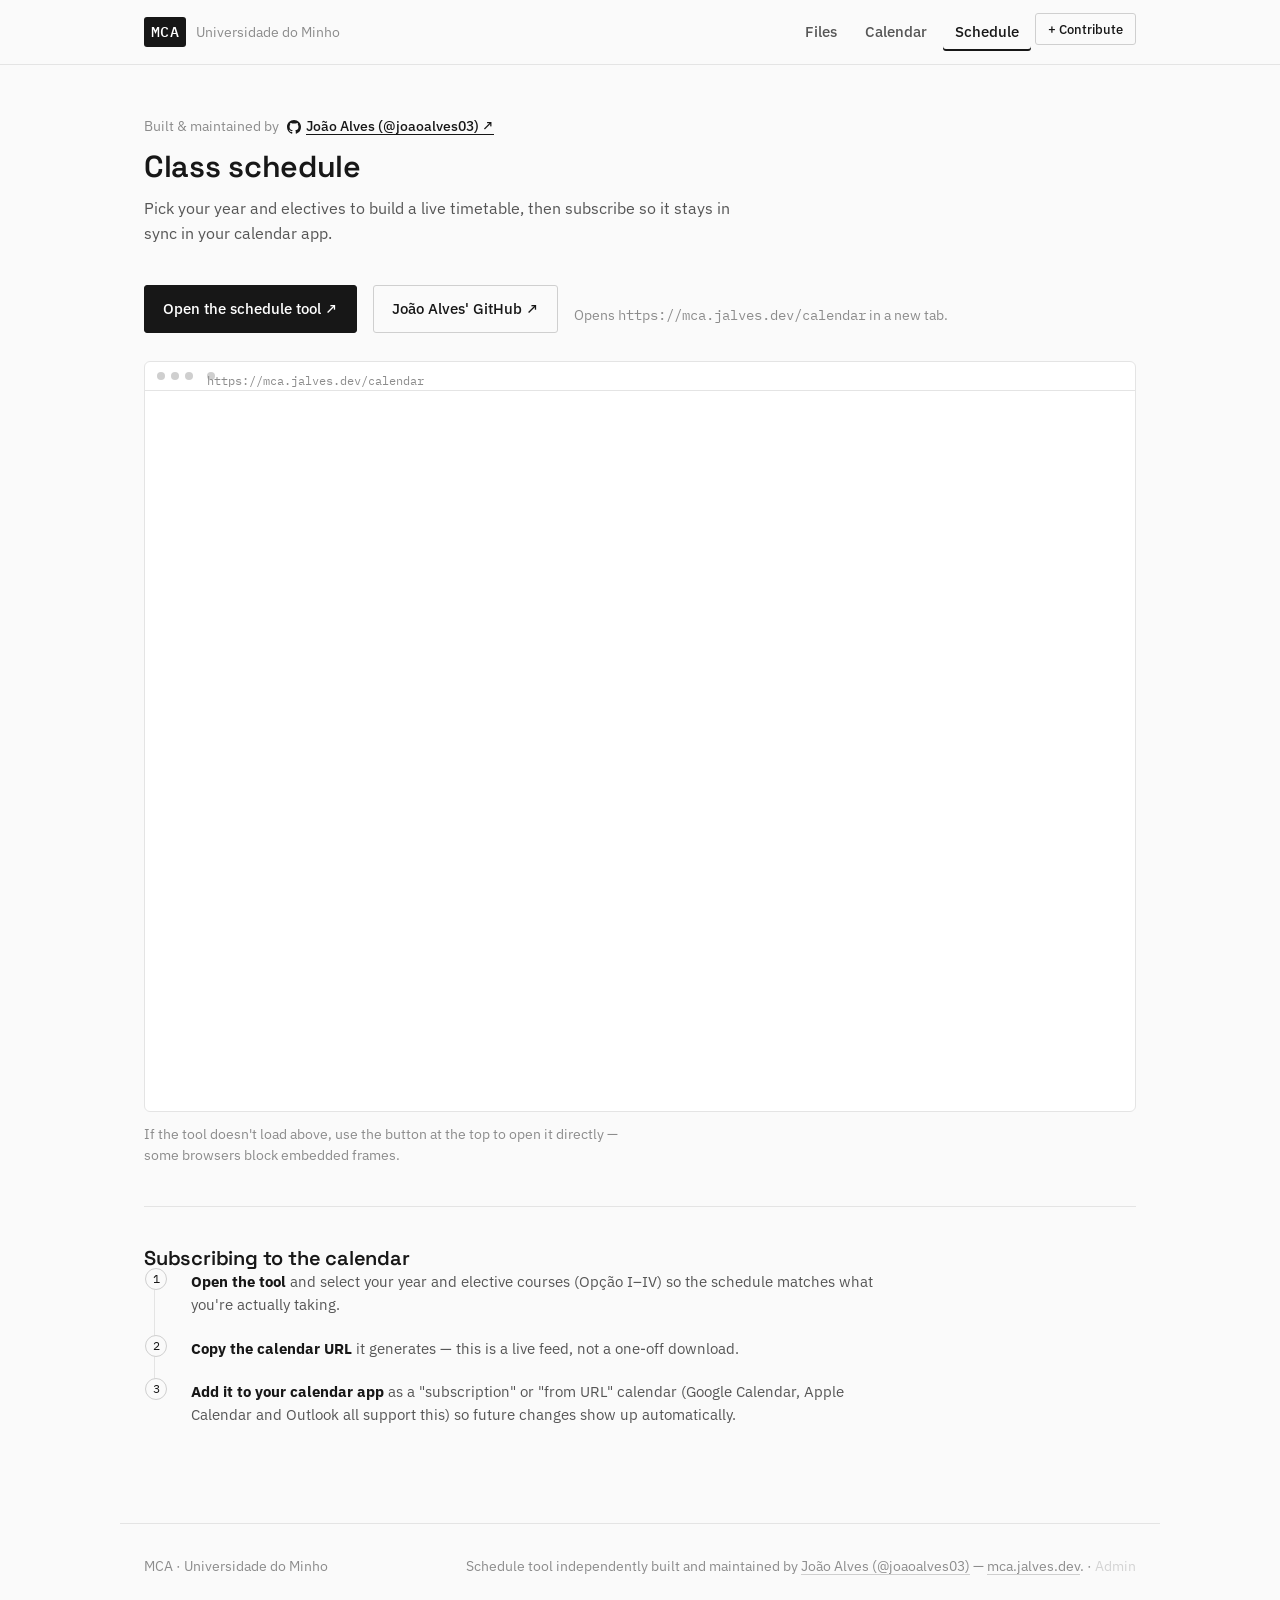
<file: schedule.html>
<!doctype html>
<html lang="en">
<head>
<meta charset="utf-8">
<meta name="viewport" content="width=device-width, initial-scale=1">
<title>Schedule · MCA</title>
<meta name="description" content="Class schedule and calendar subscription tool for the MCA programme at Universidade do Minho.">
<link rel="icon" type="image/svg+xml" href="assets/favicon.svg">
<link rel="stylesheet" href="assets/style.css">
</head>
<body>

<header class="topbar">
  <div class="topbar-inner">
    <a class="brand" href="index.html">
      <span class="brand-mark">MCA</span>
      <span class="brand-name">Universidade do Minho</span>
    </a>
    <nav aria-label="Primary">
      <ul class="nav-links">
        <li><a href="index.html">Files</a></li>
        <li><a href="calendar.html">Calendar</a></li>
        <li><a href="schedule.html">Schedule</a></li>
        <li><button type="button" class="btn btn-secondary btn-sm nav-contribute-btn" data-open-contribute="date">+ Contribute</button></li>
      </ul>
    </nav>
  </div>
</header>

<main>
  <div class="page-head">
    <div class="author-attribution">
      <span>Built &amp; maintained by</span>
      <a class="github-link-inline" href="https://github.com/joaoalves03" target="_blank" rel="noopener">
        <svg class="github-icon" viewBox="0 0 24 24" width="14" height="14" fill="currentColor" aria-hidden="true">
          <path d="M12 0C5.37 0 0 5.37 0 12c0 5.31 3.435 9.795 8.205 11.385.6.105.825-.255.825-.57 0-.285-.015-1.23-.015-2.235-3.015.555-3.795-.735-4.035-1.41-.135-.345-.72-1.41-1.23-1.695-.42-.225-1.02-.78-.015-.795.945-.015 1.62.87 1.845 1.23 1.08 1.815 2.805 1.305 3.495.99.105-.78.42-1.305.765-1.605-2.67-.3-5.46-1.335-5.46-5.925 0-1.305.465-2.385 1.23-3.225-.12-.3-.54-1.53.12-3.18 0 0 1.005-.315 3.3 1.23.96-.27 1.98-.405 3-.405s2.04.135 3 .405c2.295-1.56 3.3-1.23 3.3-1.23.66 1.65.24 2.88.12 3.18.765.84 1.23 1.905 1.23 3.225 0 4.605-2.805 5.625-5.475 5.925.435.375.81 1.095.81 2.22 0 1.605-.015 2.895-.015 3.3 0 .315.225.69.825.57A12.02 12.02 0 0024 12c0-6.63-5.37-12-12-12z"/>
        </svg>
        <span>João Alves (@joaoalves03) ↗</span>
      </a>
    </div>
    <h1>Class schedule</h1>
    <p>Pick your year and electives to build a live timetable, then subscribe so it stays in sync in your calendar app.</p>
  </div>

  <div class="schedule-cta">
    <a class="btn btn-primary" data-schedule-url href="https://mca.jalves.dev/calendar" target="_blank" rel="noopener">
      Open the schedule tool ↗
    </a>
    <a class="btn btn-secondary" href="https://github.com/joaoalves03" target="_blank" rel="noopener">
      João Alves' GitHub ↗
    </a>
    <span class="frame-note">Opens <span class="mono" data-schedule-url-label></span> in a new tab.</span>
  </div>

  <div class="device-frame">
    <div class="device-frame-bar">
      <span></span><span></span><span></span>
      <span class="device-frame-url mono" data-schedule-url-label></span>
    </div>
    <iframe data-schedule-url loading="lazy" title="MCA class schedule tool"></iframe>
  </div>
  <p class="frame-note">If the tool doesn't load above, use the button at the top to open it directly — some browsers block embedded frames.</p>

  <hr class="section-divider">

  <h2>Subscribing to the calendar</h2>
  <ol class="steps-list">
    <li><strong>Open the tool</strong> and select your year and elective courses (Opção I–IV) so the schedule matches what you're actually taking.</li>
    <li><strong>Copy the calendar URL</strong> it generates — this is a live feed, not a one-off download.</li>
    <li><strong>Add it to your calendar app</strong> as a "subscription" or "from URL" calendar (Google Calendar, Apple Calendar and Outlook all support this) so future changes show up automatically.</li>
  </ol>
</main>

<footer class="site-footer">
  <span>MCA · Universidade do Minho</span>
  <span>Schedule tool independently built and maintained by <a href="https://github.com/joaoalves03" target="_blank" rel="noopener">João Alves (@joaoalves03)</a> — <a href="https://mca.jalves.dev/calendar" target="_blank" rel="noopener">mca.jalves.dev</a>. · <a href="admin.html" style="color:inherit; text-decoration:none; opacity:0.35;" title="Admin Dashboard">Admin</a></span>
</footer>

<script src="assets/data/site-data.js"></script>
<script src="assets/main.js"></script>
</body>
</html>
</file>
<file: assets/style.css>
/* ==========================================================================
   MCA @ Universidade do Minho — shared stylesheet
   Monochrome, content-first, docs-site aesthetic.
   ========================================================================== */

@import url('https://fonts.googleapis.com/css2?family=Space+Grotesk:wght@500;600;700&family=IBM+Plex+Sans:wght@400;500;600&family=IBM+Plex+Mono:wght@400;500&display=swap');

:root {
  /* Color */
  --paper: #fafafa;
  --surface: #ffffff;
  --ink: #171717;
  --ink-soft: #565656;
  --ink-faint: #8c8c8c;
  --line: #e4e4e4;
  --line-strong: #cfcfcf;
  --accent: #171717;
  --accent-contrast: #ffffff;
  --focus: #1a5fb4;

  /* Type */
  --font-display: 'Space Grotesk', 'IBM Plex Sans', sans-serif;
  --font-body: 'IBM Plex Sans', -apple-system, BlinkMacSystemFont, sans-serif;
  --font-mono: 'IBM Plex Mono', ui-monospace, SFMono-Regular, Menlo, monospace;

  /* Layout */
  --content-width: 760px;
  --wide-width: 1040px;
  --nav-height: 64px;
  --radius: 3px;
}

* {
  box-sizing: border-box;
}

html {
  -webkit-text-size-adjust: 100%;
}

body {
  margin: 0;
  background: var(--paper);
  color: var(--ink);
  font-family: var(--font-body);
  font-size: 16px;
  line-height: 1.55;
  -webkit-font-smoothing: antialiased;
}

h1, h2, h3 {
  font-family: var(--font-display);
  font-weight: 600;
  line-height: 1.15;
  margin: 0;
  letter-spacing: -0.01em;
}

h1 { font-size: 1.9rem; }
h2 { font-size: 1.25rem; }
h3 { font-size: 1rem; }

p {
  margin: 0 0 1em;
  color: var(--ink-soft);
  max-width: 62ch;
}

a {
  color: var(--ink);
  text-decoration-color: var(--line-strong);
  text-underline-offset: 3px;
}

a:hover {
  text-decoration-color: currentColor;
}

a:focus-visible,
button:focus-visible,
[tabindex]:focus-visible {
  outline: 2px solid var(--focus);
  outline-offset: 2px;
}

button {
  font-family: inherit;
}

code, .mono {
  font-family: var(--font-mono);
}

@media (prefers-reduced-motion: reduce) {
  * {
    animation-duration: 0.001ms !important;
    animation-iteration-count: 1 !important;
    transition-duration: 0.001ms !important;
  }
}

/* ---------------------------------------------------------------------- */
/* Top navigation                                                          */
/* ---------------------------------------------------------------------- */

.topbar {
  position: sticky;
  top: 0;
  z-index: 20;
  background: rgba(250, 250, 250, 0.92);
  backdrop-filter: saturate(180%) blur(6px);
  border-bottom: 1px solid var(--line);
}

.topbar-inner {
  max-width: var(--wide-width);
  margin: 0 auto;
  height: var(--nav-height);
  padding: 0 24px;
  display: flex;
  align-items: center;
  justify-content: space-between;
  gap: 24px;
}

.brand {
  display: flex;
  align-items: baseline;
  gap: 10px;
  text-decoration: none;
  color: var(--ink);
  white-space: nowrap;
}

.brand-mark {
  font-family: var(--font-mono);
  font-weight: 500;
  font-size: 0.95rem;
  background: var(--ink);
  color: var(--accent-contrast);
  padding: 3px 7px;
  border-radius: var(--radius);
  letter-spacing: 0.02em;
}

.brand-name {
  font-size: 0.85rem;
  color: var(--ink-faint);
  display: none;
}

@media (min-width: 560px) {
  .brand-name { display: inline; }
}

.nav-links {
  display: flex;
  gap: 4px;
  list-style: none;
  margin: 0;
  padding: 0;
}

.nav-links a {
  display: block;
  padding: 8px 12px;
  font-size: 0.92rem;
  font-weight: 500;
  color: var(--ink-soft);
  text-decoration: none;
  border-radius: var(--radius);
}

.nav-links a:hover {
  color: var(--ink);
  background: var(--line);
}

.nav-links a[aria-current="page"] {
  color: var(--ink);
  box-shadow: inset 0 -2px 0 var(--ink);
}

/* ---------------------------------------------------------------------- */
/* Page shell                                                              */
/* ---------------------------------------------------------------------- */

main {
  max-width: var(--wide-width);
  margin: 0 auto;
  padding: 48px 24px 96px;
}

.page-head {
  max-width: var(--content-width);
  margin-bottom: 40px;
}

.page-head h1 {
  margin-bottom: 10px;
}

.page-head p {
  margin: 0;
  font-size: 1.02rem;
}

.section-divider {
  border: none;
  border-top: 1px solid var(--line);
  margin: 40px 0;
}

footer.site-footer {
  max-width: var(--wide-width);
  margin: 0 auto;
  padding: 32px 24px 64px;
  color: var(--ink-faint);
  font-size: 0.85rem;
  display: flex;
  flex-wrap: wrap;
  gap: 8px 16px;
  justify-content: space-between;
  border-top: 1px solid var(--line);
}

footer.site-footer a {
  color: var(--ink-faint);
}

/* ---------------------------------------------------------------------- */
/* Buttons                                                                 */
/* ---------------------------------------------------------------------- */

.btn {
  display: inline-flex;
  align-items: center;
  gap: 8px;
  padding: 11px 18px;
  border-radius: var(--radius);
  font-size: 0.95rem;
  font-weight: 500;
  text-decoration: none;
  border: 1px solid var(--ink);
  cursor: pointer;
  transition: background 0.15s ease, color 0.15s ease;
}

.btn-primary {
  background: var(--ink);
  color: var(--accent-contrast);
}

.btn-primary:hover {
  background: #333;
}

.btn-secondary {
  background: transparent;
  color: var(--ink);
  border-color: var(--line-strong);
}

.btn-secondary:hover {
  border-color: var(--ink);
  background: var(--surface);
}

.btn-sm {
  padding: 6px 12px;
  font-size: 0.84rem;
}

/* ---------------------------------------------------------------------- */
/* Year switch (segmented control)                                        */
/* ---------------------------------------------------------------------- */

.year-switch {
  display: inline-flex;
  border: 1px solid var(--line-strong);
  border-radius: var(--radius);
  overflow: hidden;
  flex-shrink: 0;
}

.year-switch button {
  background: var(--surface);
  border: none;
  padding: 8px 16px;
  font-size: 0.88rem;
  font-weight: 500;
  color: var(--ink-soft);
  cursor: pointer;
}

.year-switch button + button {
  border-left: 1px solid var(--line-strong);
}

.year-switch button[aria-pressed="true"] {
  background: var(--ink);
  color: var(--accent-contrast);
}

.page-head-row {
  display: flex;
  align-items: flex-end;
  justify-content: space-between;
  gap: 20px;
  flex-wrap: wrap;
}

.files-controls {
  display: flex;
  flex-wrap: wrap;
  gap: 12px;
  align-items: center;
  justify-content: space-between;
  margin-top: 24px;
}

.search-box {
  position: relative;
  flex: 1 1 260px;
  max-width: 440px;
}

.search-box input {
  width: 100%;
  padding: 8px 36px 8px 36px;
  border: 1px solid var(--line-strong);
  border-radius: var(--radius);
  background: var(--surface);
  color: var(--ink);
  font-family: var(--font-body);
  font-size: 0.9rem;
  transition: border-color 0.15s ease, box-shadow 0.15s ease;
}

.search-box input:focus {
  border-color: var(--ink);
  outline: none;
  box-shadow: 0 0 0 2px rgba(23, 23, 23, 0.08);
}

.search-icon {
  position: absolute;
  left: 11px;
  top: 50%;
  transform: translateY(-50%);
  color: var(--ink-faint);
  pointer-events: none;
}

.clear-search-btn {
  position: absolute;
  right: 10px;
  top: 50%;
  transform: translateY(-50%);
  background: none;
  border: none;
  color: var(--ink-faint);
  font-size: 0.9rem;
  cursor: pointer;
  padding: 4px;
  border-radius: 50%;
}

.clear-search-btn:hover {
  color: var(--ink);
}

.controls-actions {
  display: flex;
  align-items: center;
  gap: 10px;
}

.search-status {
  margin-top: 14px;
  font-size: 0.86rem;
  color: var(--ink-soft);
  display: flex;
  align-items: center;
  gap: 12px;
}

.btn-clear-inline {
  background: none;
  border: none;
  text-decoration: underline;
  color: var(--ink);
  font-size: 0.84rem;
  cursor: pointer;
  padding: 0;
}

/* ---------------------------------------------------------------------- */
/* Files page                                                              */
/* ---------------------------------------------------------------------- */

.semester-block + .semester-block {
  margin-top: 40px;
}

.semester-title {
  font-family: var(--font-mono);
  font-size: 0.82rem;
  font-weight: 600;
  text-transform: uppercase;
  color: var(--ink-soft);
  letter-spacing: 0.05em;
  margin-bottom: 14px;
  padding-bottom: 8px;
  border-bottom: 1px solid var(--line-strong);
}

.subject {
  border-bottom: 1px solid var(--line);
}

.subject-toggle {
  width: 100%;
  display: flex;
  align-items: center;
  justify-content: space-between;
  gap: 16px;
  background: none;
  border: none;
  padding: 16px 4px 12px;
  text-align: left;
  cursor: pointer;
  color: var(--ink);
}

.subject-toggle:hover .subject-name {
  color: var(--ink);
}

.subject-title-area {
  display: flex;
  align-items: center;
  gap: 10px;
  flex-wrap: wrap;
}

.subject-code-pill {
  font-family: var(--font-mono);
  font-size: 0.72rem;
  font-weight: 600;
  padding: 2px 7px;
  background: var(--line);
  color: var(--ink);
  border-radius: var(--radius);
  letter-spacing: 0.04em;
}

.subject-name {
  font-family: var(--font-display);
  font-weight: 600;
  font-size: 1.02rem;
}

.subject-meta {
  display: flex;
  align-items: center;
  gap: 12px;
  color: var(--ink-faint);
  font-size: 0.82rem;
  font-family: var(--font-mono);
}

.subject-chevron {
  width: 9px;
  height: 9px;
  border-right: 1.5px solid var(--ink-faint);
  border-bottom: 1.5px solid var(--ink-faint);
  transform: rotate(-45deg);
  transition: transform 0.18s ease;
  flex-shrink: 0;
}

.subject[data-open="true"] .subject-chevron {
  transform: rotate(45deg);
}

.subject-desc {
  margin: 0 0 14px 4px;
  font-size: 0.88rem;
  color: var(--ink-faint);
  max-width: 70ch;
  line-height: 1.45;
}

.subject-files {
  overflow: hidden;
  max-height: 0;
  transition: max-height 0.25s ease;
}

.subject[data-open="true"] .subject-files {
  max-height: none;
  padding-bottom: 16px;
}

.category-section {
  margin-top: 14px;
  border-top: 1px dashed var(--line);
  padding-top: 8px;
}

.category-section:first-child {
  border-top: none;
  padding-top: 0;
  margin-top: 0;
}

.category-heading {
  font-family: var(--font-mono);
  font-size: 0.74rem;
  font-weight: 600;
  text-transform: uppercase;
  letter-spacing: 0.05em;
  color: var(--ink-faint);
  padding: 6px 4px 4px;
}

.category-count {
  font-weight: 400;
  opacity: 0.8;
}

.category-files {
  display: flex;
  flex-direction: column;
}

.file-row {
  display: flex;
  align-items: center;
  gap: 14px;
  padding: 9px 6px;
  text-decoration: none;
  color: var(--ink);
  border-top: 1px solid var(--line);
  border-radius: var(--radius);
  transition: background 0.12s ease;
}

.file-row:hover {
  background: var(--surface);
}

.file-ext {
  font-family: var(--font-mono);
  font-size: 0.72rem;
  font-weight: 500;
  color: var(--ink-soft);
  border: 1px solid var(--line-strong);
  border-radius: var(--radius);
  padding: 2px 6px;
  flex-shrink: 0;
  min-width: 44px;
  text-align: center;
  text-transform: uppercase;
}

.file-ext.ext-pdf {
  color: #b3261e;
  border-color: rgba(179, 38, 30, 0.25);
  background: rgba(179, 38, 30, 0.04);
}

.file-ext.ext-zip {
  color: #b26a00;
  border-color: rgba(178, 106, 0, 0.25);
  background: rgba(178, 106, 0, 0.04);
}

.file-ext.ext-c, .file-ext.ext-cpp, .file-ext.ext-cu, .file-ext.ext-h {
  color: #0b57d0;
  border-color: rgba(11, 87, 208, 0.25);
  background: rgba(11, 87, 208, 0.04);
}

.file-ext.ext-py, .file-ext.ext-ipynb {
  color: #1b806a;
  border-color: rgba(27, 128, 106, 0.25);
  background: rgba(27, 128, 106, 0.04);
}

.file-ext.ext-m {
  color: #d9531e;
  border-color: rgba(217, 83, 30, 0.25);
  background: rgba(217, 83, 30, 0.04);
}

.file-name {
  flex: 1;
  font-size: 0.92rem;
  word-break: break-word;
}

.file-category-badge {
  font-family: var(--font-mono);
  font-size: 0.68rem;
  color: var(--ink-faint);
  background: var(--paper);
  border: 1px solid var(--line);
  border-radius: var(--radius);
  padding: 1px 6px;
  white-space: nowrap;
}

.file-size {
  font-family: var(--font-mono);
  font-size: 0.78rem;
  color: var(--ink-faint);
  flex-shrink: 0;
}

.file-download-icon {
  font-size: 0.88rem;
  color: var(--ink-faint);
  opacity: 0;
  transition: opacity 0.15s ease, transform 0.15s ease;
  flex-shrink: 0;
}

.file-row:hover .file-download-icon {
  opacity: 1;
  transform: translateY(1px);
}

.empty-state {
  border: 1px dashed var(--line-strong);
  border-radius: var(--radius);
  padding: 40px 28px;
  color: var(--ink-soft);
  max-width: var(--content-width);
  margin-top: 24px;
}

.empty-state h3 {
  margin-bottom: 8px;
}

.empty-state p:last-child {
  margin-bottom: 0;
}

/* ---------------------------------------------------------------------- */
/* Calendar page & Community Credits                                      */
/* ---------------------------------------------------------------------- */

.credit-banner {
  border: 1px solid var(--line-strong);
  border-radius: 6px;
  background: var(--surface);
  padding: 24px;
  margin-bottom: 40px;
  box-shadow: 0 1px 4px rgba(0, 0, 0, 0.04);
}

.credit-badge {
  display: inline-flex;
  align-items: center;
  gap: 6px;
  font-family: var(--font-mono);
  font-size: 0.72rem;
  font-weight: 600;
  text-transform: uppercase;
  letter-spacing: 0.05em;
  background: var(--line);
  color: var(--ink);
  padding: 3px 8px;
  border-radius: var(--radius);
  margin-bottom: 12px;
}

.credit-body {
  display: flex;
  flex-direction: column;
  gap: 16px;
}

.credit-text h2 {
  font-size: 1.22rem;
  margin-bottom: 8px;
}

.credit-text p {
  margin: 0;
  font-size: 0.94rem;
  line-height: 1.6;
  max-width: 75ch;
}

.credit-actions {
  display: flex;
  flex-wrap: wrap;
  align-items: center;
  gap: 12px;
  margin-top: 4px;
}

.github-btn {
  display: inline-flex;
  align-items: center;
  gap: 8px;
}

.github-icon {
  flex-shrink: 0;
}

.author-attribution {
  display: inline-flex;
  align-items: center;
  gap: 8px;
  font-size: 0.88rem;
  color: var(--ink-faint);
  margin-bottom: 12px;
  flex-wrap: wrap;
}

.github-link-inline {
  display: inline-flex;
  align-items: center;
  gap: 5px;
  font-weight: 500;
  color: var(--ink);
  text-decoration: underline;
  text-underline-offset: 3px;
}

.section-subtitle {
  font-size: 1.08rem;
  margin-bottom: 16px;
}

.layout-split {
  display: grid;
  grid-template-columns: 1fr;
  gap: 48px;
}

@media (min-width: 860px) {
  .layout-split {
    grid-template-columns: 1.1fr 0.9fr;
  }
}

.date-list {
  border-top: 1px solid var(--line);
}

.date-row {
  display: flex;
  gap: 20px;
  padding: 14px 0;
  border-bottom: 1px solid var(--line);
}

.date-row time {
  font-family: var(--font-mono);
  font-size: 0.82rem;
  color: var(--ink-faint);
  flex-shrink: 0;
  width: 96px;
  padding-top: 2px;
}

.date-row .date-label {
  font-size: 0.95rem;
}

.date-row .date-tag {
  display: inline-block;
  margin-top: 4px;
  font-size: 0.72rem;
  font-family: var(--font-mono);
  color: var(--ink-faint);
  padding: 1px 6px;
  border-radius: var(--radius);
  border: 1px solid var(--line);
}

.date-row .date-tag-semestre,
.date-row .date-tag-semester {
  color: #0b57d0;
  border-color: rgba(11, 87, 208, 0.25);
  background: rgba(11, 87, 208, 0.04);
}

.date-row .date-tag-exames,
.date-row .date-tag-exams {
  color: #b3261e;
  border-color: rgba(179, 38, 30, 0.25);
  background: rgba(179, 38, 30, 0.04);
}

.date-row .date-tag-pausa,
.date-row .date-tag-break {
  color: #805b00;
  border-color: rgba(128, 91, 0, 0.25);
  background: rgba(128, 91, 0, 0.04);
}

.date-row .date-tag-entrega,
.date-row .date-tag-deadline {
  color: #1b873f;
  border-color: rgba(27, 135, 63, 0.25);
  background: rgba(27, 135, 63, 0.04);
}

.date-row .date-tag-apresentacao,
.date-row .date-tag-presentation {
  color: #6a1b9a;
  border-color: rgba(106, 27, 154, 0.25);
  background: rgba(106, 27, 154, 0.04);
}

.embed-card {
  border: 1px solid var(--line);
  border-radius: var(--radius);
  background: var(--surface);
  padding: 24px;
  height: fit-content;
}

.embed-card h2 {
  margin-bottom: 8px;
}

.embed-card p {
  font-size: 0.92rem;
}

.embed-slot {
  margin-top: 16px;
}

.calendar-subscription-card {
  display: flex;
  flex-direction: column;
  gap: 18px;
}

.sub-steps {
  display: flex;
  flex-direction: column;
  gap: 14px;
}

.sub-step {
  display: flex;
  gap: 12px;
  align-items: flex-start;
}

.sub-step-num {
  width: 22px;
  height: 22px;
  border-radius: 50%;
  background: var(--ink);
  color: var(--accent-contrast);
  font-family: var(--font-mono);
  font-size: 0.72rem;
  font-weight: 600;
  display: flex;
  align-items: center;
  justify-content: center;
  flex-shrink: 0;
  margin-top: 2px;
}

.sub-step-text strong {
  font-size: 0.9rem;
  display: block;
  margin-bottom: 2px;
  color: var(--ink);
}

.sub-step-text p {
  font-size: 0.84rem;
  margin: 0;
  color: var(--ink-soft);
  line-height: 1.45;
}

.sub-card-actions {
  display: flex;
  flex-direction: column;
  gap: 8px;
  margin-top: 6px;
}

.sub-card-actions .btn {
  justify-content: center;
  width: 100%;
}

/* ---------------------------------------------------------------------- */
/* Schedule page                                                          */
/* ---------------------------------------------------------------------- */

.schedule-cta {
  display: flex;
  align-items: center;
  gap: 16px;
  flex-wrap: wrap;
  margin-bottom: 28px;
}

.device-frame {
  border: 1px solid var(--line);
  border-radius: 6px;
  background: var(--surface);
  overflow: hidden;
}

.device-frame-bar {
  display: flex;
  align-items: center;
  gap: 6px;
  padding: 10px 12px;
  border-bottom: 1px solid var(--line);
}

.device-frame-bar span {
  width: 8px;
  height: 8px;
  border-radius: 50%;
  background: var(--line-strong);
}

.device-frame-url {
  margin-left: 8px;
  font-family: var(--font-mono);
  font-size: 0.76rem;
  color: var(--ink-faint);
}

.device-frame iframe {
  width: 100%;
  height: 720px;
  border: none;
  display: block;
}

.frame-note {
  margin-top: 12px;
  font-size: 0.85rem;
  color: var(--ink-faint);
}

.steps-list {
  list-style: none;
  margin: 0;
  padding: 0;
  counter-reset: step;
  max-width: var(--content-width);
}

.steps-list li {
  counter-increment: step;
  position: relative;
  padding: 0 0 20px 36px;
  border-left: 1px solid var(--line);
  margin-left: 10px;
  color: var(--ink-soft);
  font-size: 0.94rem;
}

.steps-list li:last-child {
  border-left-color: transparent;
  padding-bottom: 0;
}

.steps-list li::before {
  content: counter(step);
  position: absolute;
  left: -10px;
  top: -2px;
  width: 20px;
  height: 20px;
  border-radius: 50%;
  background: var(--paper);
  border: 1px solid var(--line-strong);
  color: var(--ink);
  font-family: var(--font-mono);
  font-size: 0.72rem;
  display: flex;
  align-items: center;
  justify-content: center;
}

.steps-list strong {
  color: var(--ink);
}

/* ---------------------------------------------------------------------- */
/* Utility                                                                 */
/* ---------------------------------------------------------------------- */

.visually-hidden {
  position: absolute;
  width: 1px;
  height: 1px;
  overflow: hidden;
  clip: rect(0 0 0 0);
  white-space: nowrap;
}

.external-icon {
  font-size: 0.8em;
}

/* ---------------------------------------------------------------------- */
/* Dark mode support                                                       */
/* ---------------------------------------------------------------------- */

@media (prefers-color-scheme: dark) {
  :root {
    --paper: #0f0f11;
    --surface: #18181b;
    --ink: #f4f4f5;
    --ink-soft: #a1a1aa;
    --ink-faint: #71717a;
    --line: #27272a;
    --line-strong: #3f3f46;
    --accent: #f4f4f5;
    --accent-contrast: #0f0f11;
    --focus: #3b82f6;
  }

  .topbar {
    background: rgba(15, 15, 17, 0.92);
  }

  .btn-primary:hover {
    background: #e4e4e7;
    color: #0f0f11;
  }

  .file-row:hover {
    background: #202024;
  }

  .search-box input {
    background: #18181b;
    color: #f4f4f5;
  }

  .file-ext.ext-pdf {
    color: #f87171;
    border-color: rgba(248, 113, 113, 0.3);
    background: rgba(248, 113, 113, 0.08);
  }

  .file-ext.ext-zip {
    color: #fbbf24;
    border-color: rgba(251, 191, 36, 0.3);
    background: rgba(251, 191, 36, 0.08);
  }

  .file-ext.ext-c, .file-ext.ext-cpp, .file-ext.ext-cu, .file-ext.ext-h {
    color: #60a5fa;
    border-color: rgba(96, 165, 250, 0.3);
    background: rgba(96, 165, 250, 0.08);
  }

  .file-ext.ext-py, .file-ext.ext-ipynb {
    color: #34d399;
    border-color: rgba(52, 211, 153, 0.3);
    background: rgba(52, 211, 153, 0.08);
  }

  .file-ext.ext-m {
    color: #fb923c;
    border-color: rgba(251, 146, 60, 0.3);
    background: rgba(251, 146, 60, 0.08);
  }

  .sub-step-num {
    background: #f4f4f5;
    color: #0f0f11;
  }
}

/* ---------------------------------------------------------------------- */
/* Contribution Modal & Navigation                                        */
/* ---------------------------------------------------------------------- */

.nav-contribute-btn {
  border-radius: var(--radius);
  cursor: pointer;
  white-space: nowrap;
}

.modal-overlay {
  position: fixed;
  inset: 0;
  z-index: 100;
  background: rgba(0, 0, 0, 0.55);
  backdrop-filter: blur(4px);
  display: flex;
  align-items: center;
  justify-content: center;
  padding: 20px;
  animation: fadeIn 0.15s ease-out;
}

@keyframes fadeIn {
  from { opacity: 0; }
  to { opacity: 1; }
}

.modal-card {
  background: var(--surface);
  color: var(--ink);
  border: 1px solid var(--line-strong);
  border-radius: 8px;
  width: 100%;
  max-width: 540px;
  max-height: 90vh;
  overflow-y: auto;
  box-shadow: 0 10px 30px rgba(0, 0, 0, 0.15);
  animation: slideUp 0.18s ease-out;
}

@keyframes slideUp {
  from { transform: translateY(12px); opacity: 0; }
  to { transform: translateY(0); opacity: 1; }
}

.modal-header {
  display: flex;
  align-items: center;
  justify-content: space-between;
  padding: 20px 24px 16px;
  border-bottom: 1px solid var(--line);
}

.modal-header h2 {
  font-size: 1.2rem;
  margin: 0;
}

.modal-close-btn {
  background: none;
  border: none;
  color: var(--ink-faint);
  font-size: 1.2rem;
  cursor: pointer;
  padding: 4px 8px;
  border-radius: var(--radius);
}

.modal-close-btn:hover {
  color: var(--ink);
  background: var(--line);
}

.modal-content {
  padding: 20px 24px 24px;
}

.modal-notice {
  background: rgba(11, 87, 208, 0.06);
  border: 1px solid rgba(11, 87, 208, 0.2);
  border-radius: var(--radius);
  padding: 12px 14px;
  font-size: 0.85rem;
  color: var(--ink-soft);
  margin-bottom: 20px;
  line-height: 1.5;
}

.modal-notice strong {
  color: var(--ink);
}

.modal-tabs {
  display: flex;
  gap: 8px;
  margin-bottom: 20px;
  border-bottom: 1px solid var(--line);
  padding-bottom: 12px;
}

.modal-tab-btn {
  background: none;
  border: 1px solid var(--line-strong);
  border-radius: var(--radius);
  padding: 7px 14px;
  font-size: 0.85rem;
  font-weight: 500;
  color: var(--ink-soft);
  cursor: pointer;
  transition: background 0.12s ease, color 0.12s ease;
}

.modal-tab-btn.active {
  background: var(--ink);
  color: var(--accent-contrast);
  border-color: var(--ink);
}

.form-row {
  display: grid;
  grid-template-columns: 1fr 1fr;
  gap: 12px;
  margin-bottom: 14px;
}

.form-group {
  display: flex;
  flex-direction: column;
  gap: 6px;
  margin-bottom: 14px;
}

.form-group label {
  font-size: 0.84rem;
  font-weight: 500;
  color: var(--ink-soft);
}

.form-group select,
.form-group input {
  padding: 8px 10px;
  border: 1px solid var(--line-strong);
  border-radius: var(--radius);
  background: var(--paper);
  color: var(--ink);
  font-family: inherit;
  font-size: 0.88rem;
}

.form-group select:focus,
.form-group input:focus {
  border-color: var(--ink);
  outline: none;
}

.target-folder-box {
  background: var(--paper);
  border: 1px solid var(--line);
  border-radius: var(--radius);
  padding: 10px 12px;
  margin: 16px 0;
  font-size: 0.82rem;
}

.target-folder-box .folder-label {
  font-size: 0.76rem;
  color: var(--ink-faint);
  display: block;
  margin-bottom: 4px;
}

.target-folder-box code {
  color: var(--ink);
  font-size: 0.82rem;
  word-break: break-all;
}

.modal-actions {
  display: flex;
  flex-direction: column;
  gap: 10px;
  margin-top: 20px;
}

.modal-actions .btn {
  justify-content: center;
}

.modal-alt-link {
  text-align: center;
  font-size: 0.82rem;
  color: var(--ink-faint);
}

.modal-alt-link a {
  color: var(--ink-soft);
  text-decoration: underline;
}

/* ---------------------------------------------------------------------- */
/* File preview & actions                                                  */
/* ---------------------------------------------------------------------- */

.file-row {
  cursor: pointer;
  user-select: none;
}

.file-row-actions {
  display: flex;
  align-items: center;
  gap: 6px;
  margin-left: auto;
  flex-shrink: 0;
}

.file-action-btn {
  display: inline-flex;
  align-items: center;
  gap: 5px;
  font-family: var(--font-mono);
  font-size: 0.74rem;
  font-weight: 500;
  padding: 4px 8px;
  border-radius: var(--radius);
  border: 1px solid var(--line-strong);
  background: var(--surface);
  color: var(--ink-soft);
  text-decoration: none;
  cursor: pointer;
  transition: background 0.12s ease, color 0.12s ease, border-color 0.12s ease;
}

.file-action-btn:hover {
  background: var(--paper);
  color: var(--ink);
  border-color: var(--ink);
}

.file-action-btn.file-download-btn:hover {
  color: #0b57d0;
  border-color: #0b57d0;
}

.file-action-btn svg {
  flex-shrink: 0;
}

@media (max-width: 640px) {
  .file-action-btn span {
    display: none;
  }
  .file-action-btn {
    padding: 4px 6px;
  }
}

/* ---------------------------------------------------------------------- */
/* Subject empty states & Year intro banner                                */
/* ---------------------------------------------------------------------- */

.subject-empty-state {
  display: flex;
  align-items: center;
  justify-content: space-between;
  background: var(--paper);
  border: 1px dashed var(--line-strong);
  border-radius: var(--radius);
  padding: 14px 18px;
  margin: 10px 4px 6px;
  gap: 16px;
}

.subject-empty-text {
  font-size: 0.88rem;
  color: var(--ink-soft);
}

.subject-empty-text strong {
  color: var(--ink);
}

.subject-meta .empty-count {
  font-size: 0.76rem;
  color: var(--ink-faint);
  background: var(--line);
  padding: 1px 6px;
  border-radius: var(--radius);
}

.year-intro-banner {
  background: var(--surface);
  border: 1px solid var(--line);
  border-left: 3px solid #0b57d0;
  border-radius: var(--radius);
  padding: 16px 20px;
  margin-bottom: 24px;
}

.year-intro-badge {
  display: inline-block;
  font-family: var(--font-mono);
  font-size: 0.72rem;
  font-weight: 600;
  text-transform: uppercase;
  letter-spacing: 0.05em;
  color: #0b57d0;
  background: rgba(11, 87, 208, 0.08);
  padding: 2px 8px;
  border-radius: var(--radius);
  margin-bottom: 8px;
}

.year-intro-banner h3 {
  font-size: 1.05rem;
  margin: 0 0 6px;
}

.year-intro-banner p {
  font-size: 0.88rem;
  color: var(--ink-soft);
  margin: 0;
  line-height: 1.5;
}

/* ---------------------------------------------------------------------- */
/* Preview Modal                                                          */
/* ---------------------------------------------------------------------- */

.preview-modal-card {
  background: var(--surface);
  color: var(--ink);
  border: 1px solid var(--line-strong);
  border-radius: 8px;
  width: 95vw;
  max-width: 1040px;
  height: 88vh;
  max-height: 88vh;
  display: flex;
  flex-direction: column;
  overflow: hidden;
  box-shadow: 0 16px 40px rgba(0, 0, 0, 0.25);
  animation: slideUp 0.18s ease-out;
}

.preview-modal-header {
  display: flex;
  align-items: center;
  justify-content: space-between;
  gap: 16px;
  padding: 12px 18px;
  border-bottom: 1px solid var(--line);
  background: var(--surface);
  flex-shrink: 0;
}

.preview-header-info {
  display: flex;
  align-items: center;
  gap: 10px;
  min-width: 0;
}

.preview-header-info .file-name {
  font-weight: 600;
  font-size: 0.95rem;
  white-space: nowrap;
  overflow: hidden;
  text-overflow: ellipsis;
}

.preview-header-info .file-size {
  font-family: var(--font-mono);
  font-size: 0.78rem;
  color: var(--ink-faint);
  flex-shrink: 0;
}

.preview-header-actions {
  display: flex;
  align-items: center;
  gap: 8px;
  flex-shrink: 0;
}

.preview-modal-body {
  flex: 1;
  position: relative;
  overflow: auto;
  background: var(--paper);
  display: flex;
  flex-direction: column;
}

.preview-pdf-frame {
  width: 100%;
  height: 100%;
  border: none;
  background: #525659;
}

.preview-code-wrap {
  flex: 1;
  display: flex;
  flex-direction: column;
  overflow: hidden;
}

.preview-code-header {
  display: flex;
  align-items: center;
  justify-content: space-between;
  padding: 8px 16px;
  background: var(--surface);
  border-bottom: 1px solid var(--line);
  font-family: var(--font-mono);
  font-size: 0.78rem;
  color: var(--ink-faint);
  flex-shrink: 0;
}

.preview-code-content {
  margin: 0;
  padding: 16px 20px;
  overflow: auto;
  flex: 1;
  font-family: var(--font-mono);
  font-size: 0.84rem;
  line-height: 1.55;
  color: var(--ink);
  background: var(--paper);
  tab-size: 4;
  white-space: pre;
}

.preview-image-wrap {
  flex: 1;
  display: flex;
  align-items: center;
  justify-content: center;
  padding: 24px;
  overflow: auto;
}

.preview-image-wrap img {
  max-width: 100%;
  max-height: 100%;
  object-fit: contain;
  border-radius: var(--radius);
  box-shadow: 0 4px 16px rgba(0, 0, 0, 0.1);
}

.preview-unsupported-card {
  margin: auto;
  padding: 40px 24px;
  text-align: center;
  max-width: 440px;
  display: flex;
  flex-direction: column;
  align-items: center;
  gap: 14px;
}

.preview-unsupported-card .unsupported-icon {
  font-size: 3rem;
  opacity: 0.7;
}

.preview-unsupported-card h3 {
  margin: 0;
  font-size: 1.15rem;
}

.preview-unsupported-card p {
  color: var(--ink-soft);
  font-size: 0.88rem;
  line-height: 1.5;
  margin: 0;
}

.preview-loading {
  display: flex;
  flex-direction: column;
  align-items: center;
  justify-content: center;
  gap: 12px;
  height: 100%;
  color: var(--ink-faint);
  font-family: var(--font-mono);
  font-size: 0.86rem;
}

.preview-spinner {
  width: 28px;
  height: 28px;
  border: 3px solid var(--line);
  border-top-color: var(--ink);
  border-radius: 50%;
  animation: spin 0.8s linear infinite;
}

@keyframes spin {
  to { transform: rotate(360deg); }
}

.preview-notebook-wrap {
  padding: 20px 24px;
  display: flex;
  flex-direction: column;
  gap: 14px;
  overflow-y: auto;
}

.notebook-cell {
  border-radius: var(--radius);
  border: 1px solid var(--line);
  background: var(--surface);
  overflow: hidden;
}

.notebook-cell-prompt {
  font-family: var(--font-mono);
  font-size: 0.74rem;
  padding: 4px 12px;
  background: var(--paper);
  border-bottom: 1px solid var(--line);
  color: var(--ink-faint);
}

.notebook-cell-code {
  margin: 0;
  padding: 12px 14px;
  font-family: var(--font-mono);
  font-size: 0.82rem;
  line-height: 1.5;
  background: var(--surface);
  overflow-x: auto;
}

.notebook-cell-output {
  padding: 8px 14px;
  border-top: 1px dashed var(--line);
  background: var(--paper);
  font-family: var(--font-mono);
  font-size: 0.8rem;
  color: var(--ink-soft);
  overflow-x: auto;
  white-space: pre-wrap;
}

.notebook-cell-markdown {
  padding: 12px 16px;
  font-size: 0.9rem;
  line-height: 1.55;
  color: var(--ink);
}

/* ---------------------------------------------------------------------- */
/* Contribution Guide Box                                                  */
/* ---------------------------------------------------------------------- */

.contrib-guide-box {
  background: rgba(11, 87, 208, 0.05);
  border: 1px solid rgba(11, 87, 208, 0.2);
  border-radius: var(--radius);
  padding: 12px 14px;
  margin: 14px 0 18px;
}

.guide-step {
  display: flex;
  gap: 10px;
  align-items: flex-start;
}

.guide-icon {
  font-size: 1.1rem;
  flex-shrink: 0;
  margin-top: 1px;
}

.guide-text {
  font-size: 0.84rem;
  color: var(--ink-soft);
  line-height: 1.5;
}

.guide-text strong {
  color: var(--ink);
}

/* ---------------------------------------------------------------------- */
/* In-Modal Dropzone & Automated Submission                                */
/* ---------------------------------------------------------------------- */

.dropzone-area {
  border: 2px dashed var(--line-strong);
  border-radius: var(--radius);
  padding: 24px 18px;
  text-align: center;
  cursor: pointer;
  background: var(--paper);
  transition: all 0.15s ease;
  margin-bottom: 14px;
}

.dropzone-area:hover,
.dropzone-area.drag-active {
  border-color: #0b57d0;
  background: rgba(11, 87, 208, 0.04);
}

.dropzone-icon {
  color: #0b57d0;
  margin-bottom: 6px;
}

.dropzone-title {
  font-weight: 500;
  font-size: 0.94rem;
  color: var(--ink);
}

.dropzone-browse {
  color: #0b57d0;
  text-decoration: underline;
  font-weight: 600;
}

.dropzone-hint {
  font-size: 0.78rem;
  color: var(--ink-faint);
  margin-top: 4px;
}

.staged-files-container {
  margin-bottom: 14px;
  border: 1px solid var(--line);
  border-radius: var(--radius);
  background: var(--surface);
  padding: 10px 12px;
}

.staged-files-header {
  display: flex;
  justify-content: space-between;
  align-items: center;
  margin-bottom: 8px;
  font-size: 0.78rem;
  font-family: var(--font-mono);
  color: var(--ink-soft);
}

.staged-files-list {
  display: flex;
  flex-direction: column;
  gap: 6px;
  max-height: 160px;
  overflow-y: auto;
}

.staged-file-item {
  display: flex;
  align-items: center;
  gap: 8px;
  padding: 6px 10px;
  background: var(--paper);
  border: 1px solid var(--line);
  border-radius: var(--radius);
  font-size: 0.84rem;
}

.staged-file-name {
  flex: 1;
  overflow: hidden;
  text-overflow: ellipsis;
  white-space: nowrap;
}

.staged-file-size {
  font-family: var(--font-mono);
  font-size: 0.74rem;
  color: var(--ink-faint);
}

.staged-file-remove {
  background: none;
  border: none;
  color: var(--ink-faint);
  cursor: pointer;
  padding: 2px 6px;
  font-size: 0.85rem;
  border-radius: var(--radius);
  line-height: 1;
}

.staged-file-remove:hover {
  color: #b3261e;
  background: rgba(179, 38, 30, 0.1);
}

.submission-progress-view {
  display: flex;
  flex-direction: column;
  align-items: center;
  justify-content: center;
  padding: 40px 20px;
  text-align: center;
  gap: 14px;
}

.submission-progress-view h3 {
  font-size: 1.15rem;
  margin: 0;
}

.submission-step-log {
  font-family: var(--font-mono);
  font-size: 0.82rem;
  color: var(--ink-faint);
  background: var(--paper);
  padding: 6px 14px;
  border-radius: var(--radius);
  border: 1px solid var(--line);
}

.submission-result-view {
  display: flex;
  flex-direction: column;
  align-items: center;
  justify-content: center;
  padding: 30px 20px;
  text-align: center;
  gap: 14px;
}

.submission-result-view .result-icon {
  font-size: 2.8rem;
  line-height: 1;
}

.submission-result-view h3 {
  font-size: 1.25rem;
  margin: 0;
}

.submission-result-view p {
  font-size: 0.88rem;
  color: var(--ink-soft);
  line-height: 1.5;
  margin: 0;
  max-width: 440px;
}

.result-pr-pill {
  display: inline-flex;
  align-items: center;
  gap: 6px;
  font-family: var(--font-mono);
  font-size: 0.84rem;
  font-weight: 500;
  padding: 6px 14px;
  background: rgba(11, 87, 208, 0.08);
  color: #0b57d0;
  border-radius: var(--radius);
  border: 1px solid rgba(11, 87, 208, 0.2);
}

.result-actions {
  display: flex;
  gap: 10px;
  margin-top: 8px;
}

/* ---------------------------------------------------------------------- */
/* Admin Portal & Management Dashboard                                    */
/* ---------------------------------------------------------------------- */

.admin-badge {
  background: #b3261e;
  color: #ffffff;
  font-size: 0.68rem;
  font-weight: 700;
  letter-spacing: 0.04em;
  text-transform: uppercase;
  padding: 2px 7px;
  border-radius: 4px;
  margin-left: 8px;
  display: inline-block;
  vertical-align: middle;
}

.admin-login-wrapper {
  display: flex;
  align-items: center;
  justify-content: center;
  min-height: 55vh;
  padding: 40px 20px;
}

.admin-login-card {
  background: var(--paper);
  border: 1px solid var(--line-strong);
  border-radius: calc(var(--radius) * 1.5);
  padding: 36px 30px;
  max-width: 440px;
  width: 100%;
  box-shadow: 0 4px 20px rgba(0, 0, 0, 0.06);
  text-align: center;
}

.admin-login-icon {
  font-size: 2.6rem;
  margin-bottom: 12px;
  line-height: 1;
}

.admin-login-card h2 {
  font-size: 1.35rem;
  margin: 0 0 6px;
  color: var(--ink);
}

.admin-login-card p {
  font-size: 0.86rem;
  color: var(--ink-soft);
  margin: 0 0 20px;
  line-height: 1.5;
}

.admin-dashboard-container {
  max-width: var(--content-width);
  margin: 0 auto;
  padding: 20px 0 60px;
}

.admin-header-row {
  display: flex;
  justify-content: space-between;
  align-items: center;
  margin-bottom: 24px;
  flex-wrap: wrap;
  gap: 14px;
}

.admin-status-indicator {
  display: flex;
  align-items: center;
  gap: 8px;
  font-size: 0.8rem;
  font-family: var(--font-mono);
  color: var(--ink-soft);
  background: var(--surface);
  padding: 6px 12px;
  border-radius: var(--radius);
  border: 1px solid var(--line);
}

.admin-status-dot {
  width: 8px;
  height: 8px;
  border-radius: 50%;
  background: #1b873f;
}

.admin-tab-bar {
  display: flex;
  gap: 8px;
  border-bottom: 1px solid var(--line);
  margin-bottom: 24px;
}

.admin-tab-btn {
  padding: 10px 18px;
  font-size: 0.92rem;
  font-weight: 500;
  border: none;
  background: none;
  color: var(--ink-soft);
  cursor: pointer;
  border-bottom: 2px solid transparent;
  transition: all 0.15s ease;
}

.admin-tab-btn:hover {
  color: var(--ink);
}

.admin-tab-btn.active {
  color: #0b57d0;
  border-bottom-color: #0b57d0;
  font-weight: 600;
}

.admin-card {
  background: var(--paper);
  border: 1px solid var(--line);
  border-radius: var(--radius);
  padding: 20px;
  margin-bottom: 20px;
}

.admin-card-title {
  font-size: 1.05rem;
  font-weight: 600;
  margin: 0 0 14px;
  color: var(--ink);
  display: flex;
  align-items: center;
  justify-content: space-between;
}

.admin-files-table {
  display: flex;
  flex-direction: column;
  gap: 6px;
  margin-top: 10px;
}

.admin-file-row {
  display: flex;
  align-items: center;
  justify-content: space-between;
  padding: 8px 12px;
  background: var(--surface);
  border: 1px solid var(--line);
  border-radius: var(--radius);
  font-size: 0.86rem;
  gap: 12px;
}

.admin-file-info {
  display: flex;
  align-items: center;
  gap: 10px;
  flex: 1;
  overflow: hidden;
}

.admin-file-name {
  font-weight: 500;
  overflow: hidden;
  text-overflow: ellipsis;
  white-space: nowrap;
}

.admin-file-badge {
  font-family: var(--font-mono);
  font-size: 0.74rem;
  color: var(--ink-faint);
  background: var(--paper);
  padding: 2px 6px;
  border-radius: 4px;
  border: 1px solid var(--line);
}

.admin-btn-delete {
  background: rgba(179, 38, 30, 0.08);
  color: #b3261e;
  border: 1px solid rgba(179, 38, 30, 0.2);
  padding: 4px 10px;
  font-size: 0.78rem;
  font-weight: 500;
  border-radius: var(--radius);
  cursor: pointer;
  transition: all 0.15s ease;
  flex-shrink: 0;
}

.admin-btn-delete:hover {
  background: #b3261e;
  color: #ffffff;
}

.admin-calendar-table {
  width: 100%;
  border-collapse: collapse;
  margin-top: 10px;
}

.admin-calendar-table th,
.admin-calendar-table td {
  padding: 10px 12px;
  border-bottom: 1px solid var(--line);
  text-align: left;
  font-size: 0.86rem;
}

.admin-calendar-table th {
  font-size: 0.78rem;
  font-weight: 600;
  color: var(--ink-soft);
  text-transform: uppercase;
  letter-spacing: 0.04em;
  background: var(--surface);
}

.admin-calendar-input {
  width: 100%;
  padding: 6px 8px;
  font-size: 0.84rem;
  border: 1px solid var(--line-strong);
  border-radius: var(--radius);
  background: var(--paper);
  color: var(--ink);
}

.admin-calendar-input:focus {
  outline: none;
  border-color: #0b57d0;
}

.admin-toast {
  position: fixed;
  bottom: 24px;
  right: 24px;
  background: #1e1e1e;
  color: #ffffff;
  padding: 12px 20px;
  border-radius: var(--radius);
  font-size: 0.88rem;
  box-shadow: 0 4px 16px rgba(0,0,0,0.25);
  display: flex;
  align-items: center;
  gap: 10px;
  z-index: 9999;
  animation: toastFadeIn 0.2s ease;
}

@keyframes toastFadeIn {
  from { opacity: 0; transform: translateY(10px); }
  to { opacity: 1; transform: translateY(0); }
}
</file>
